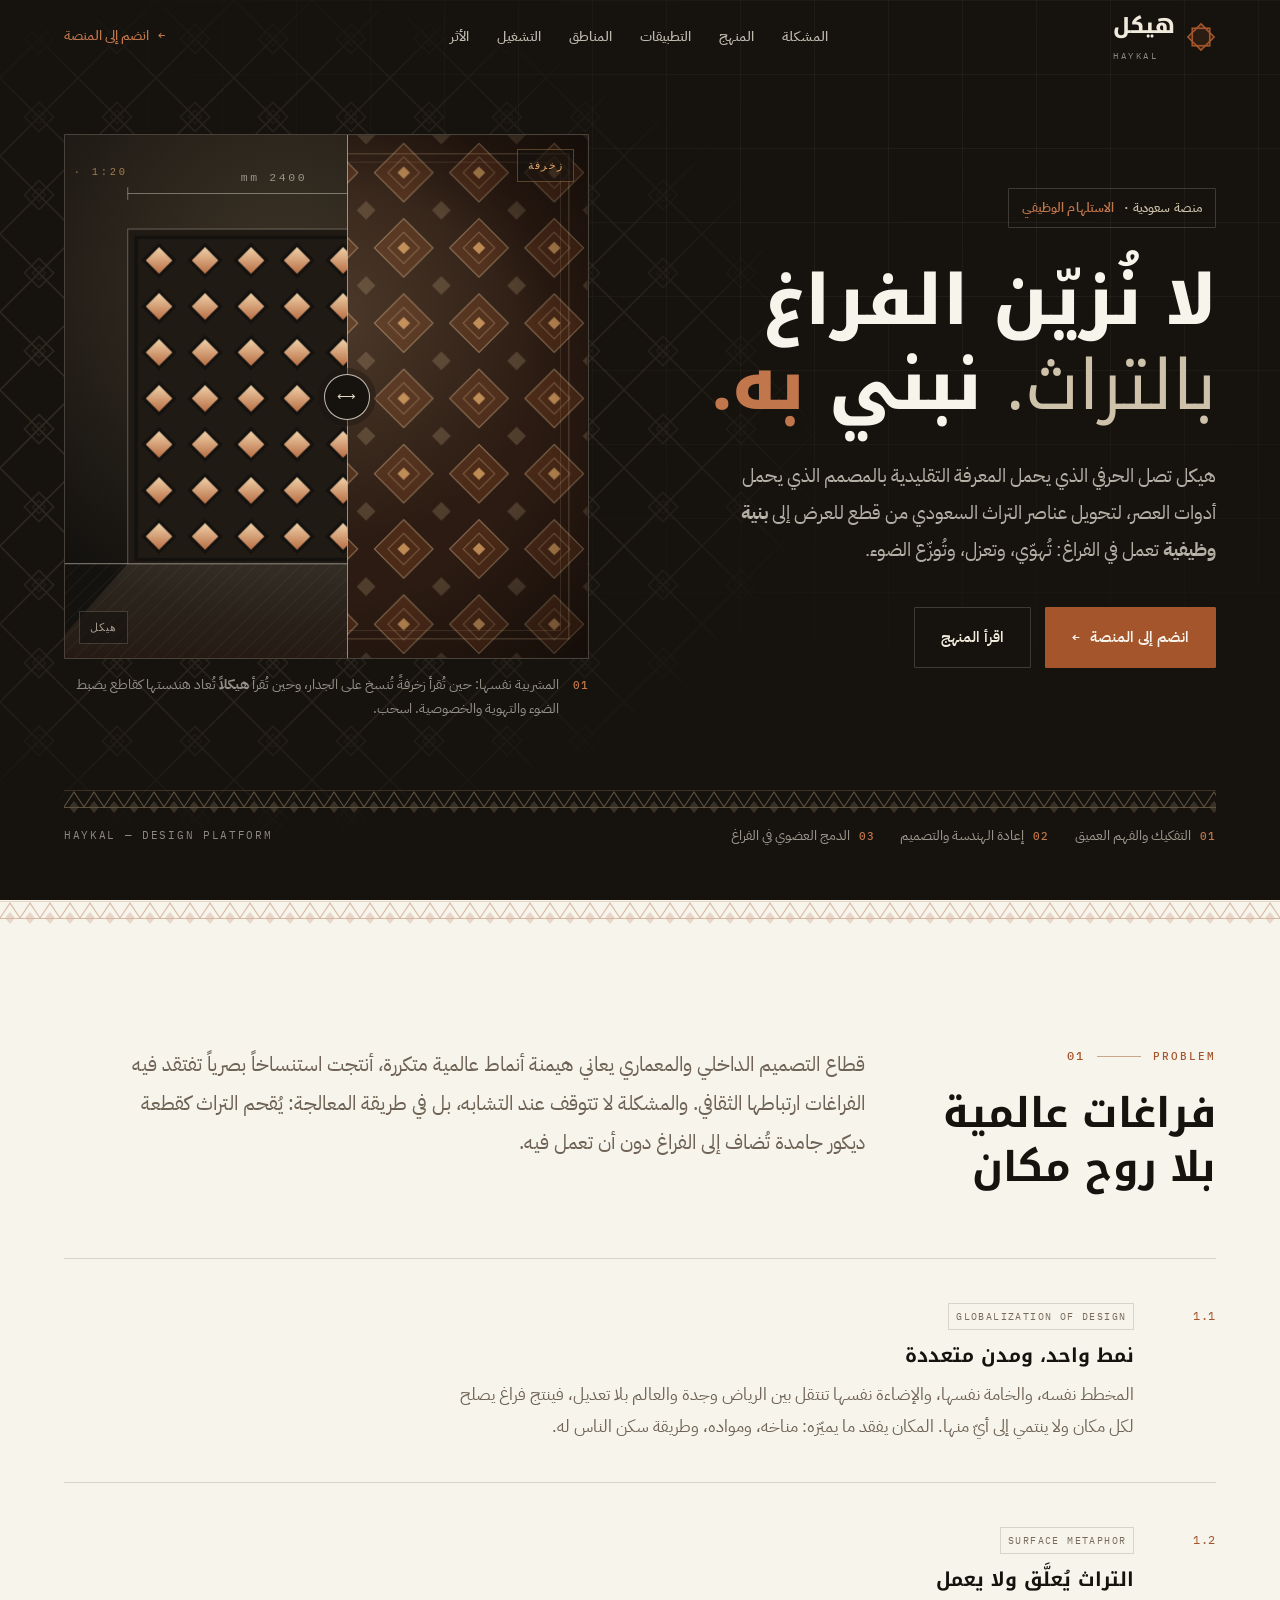
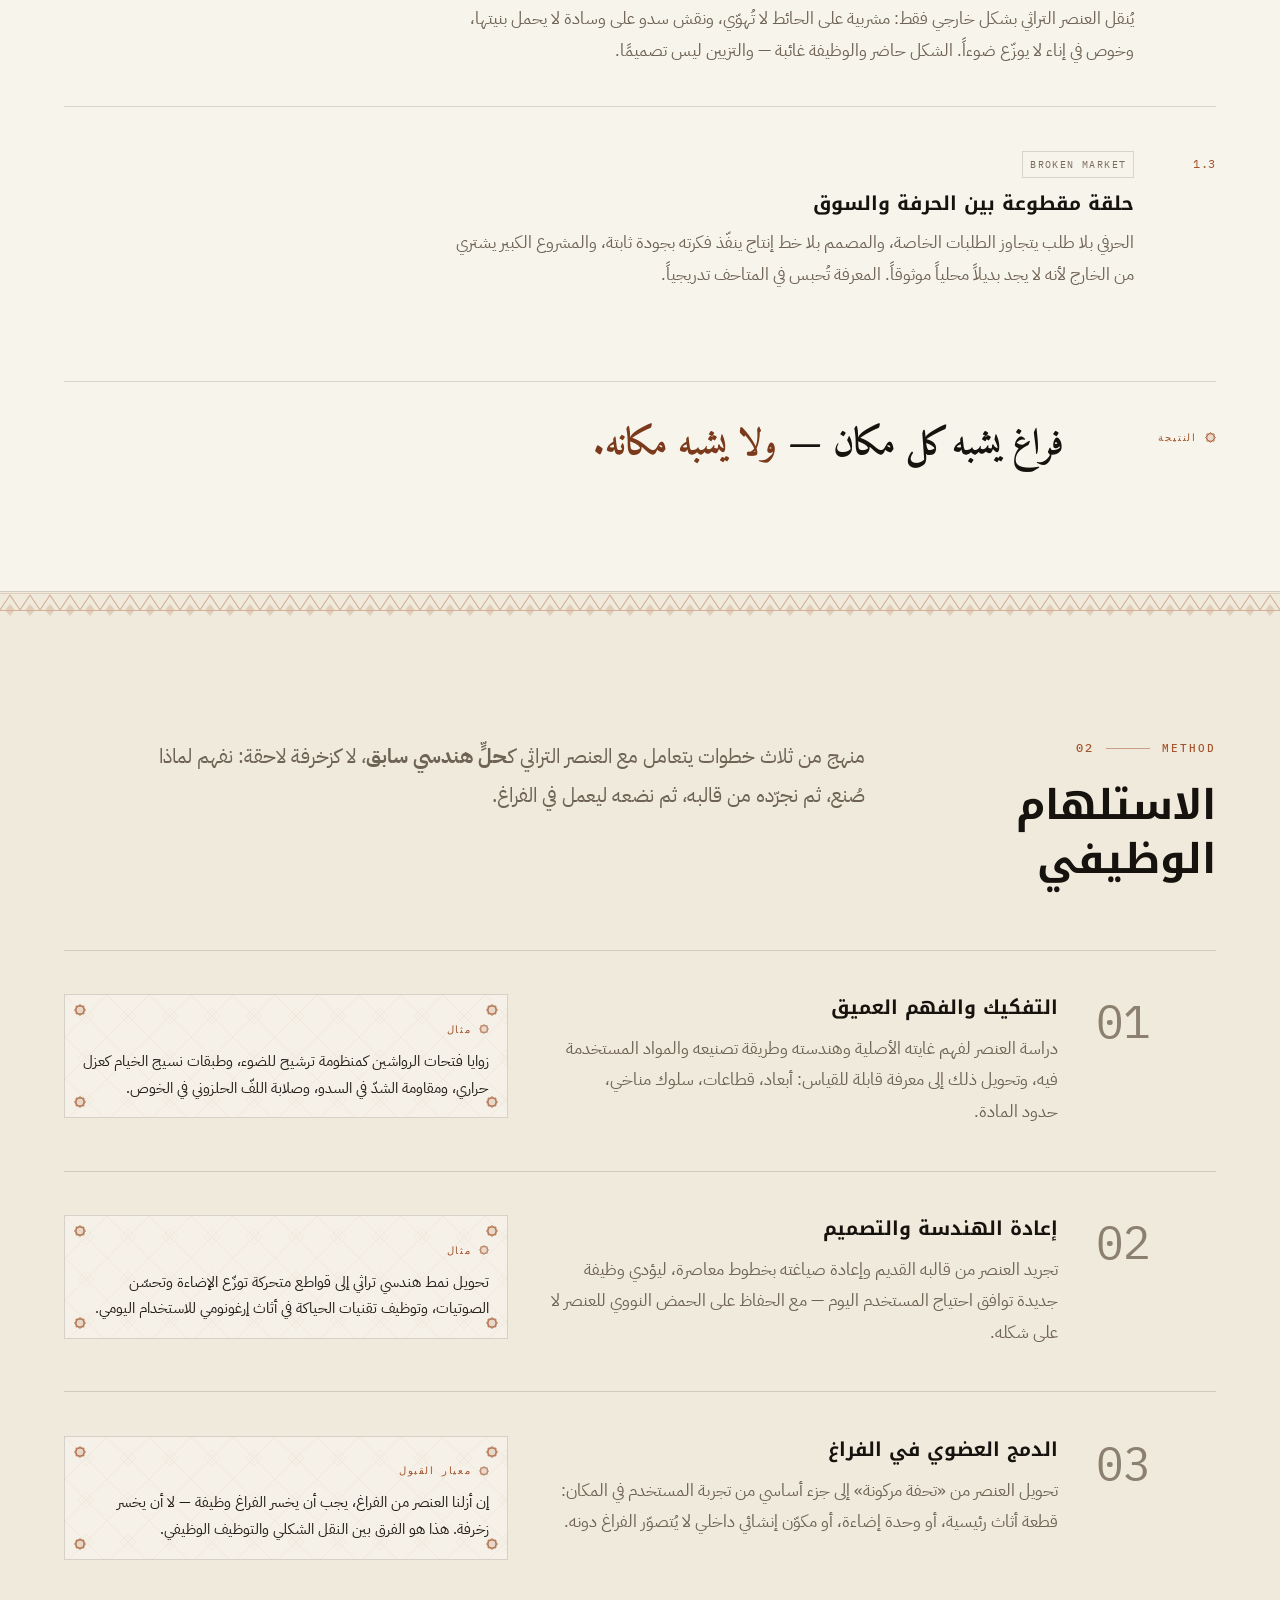
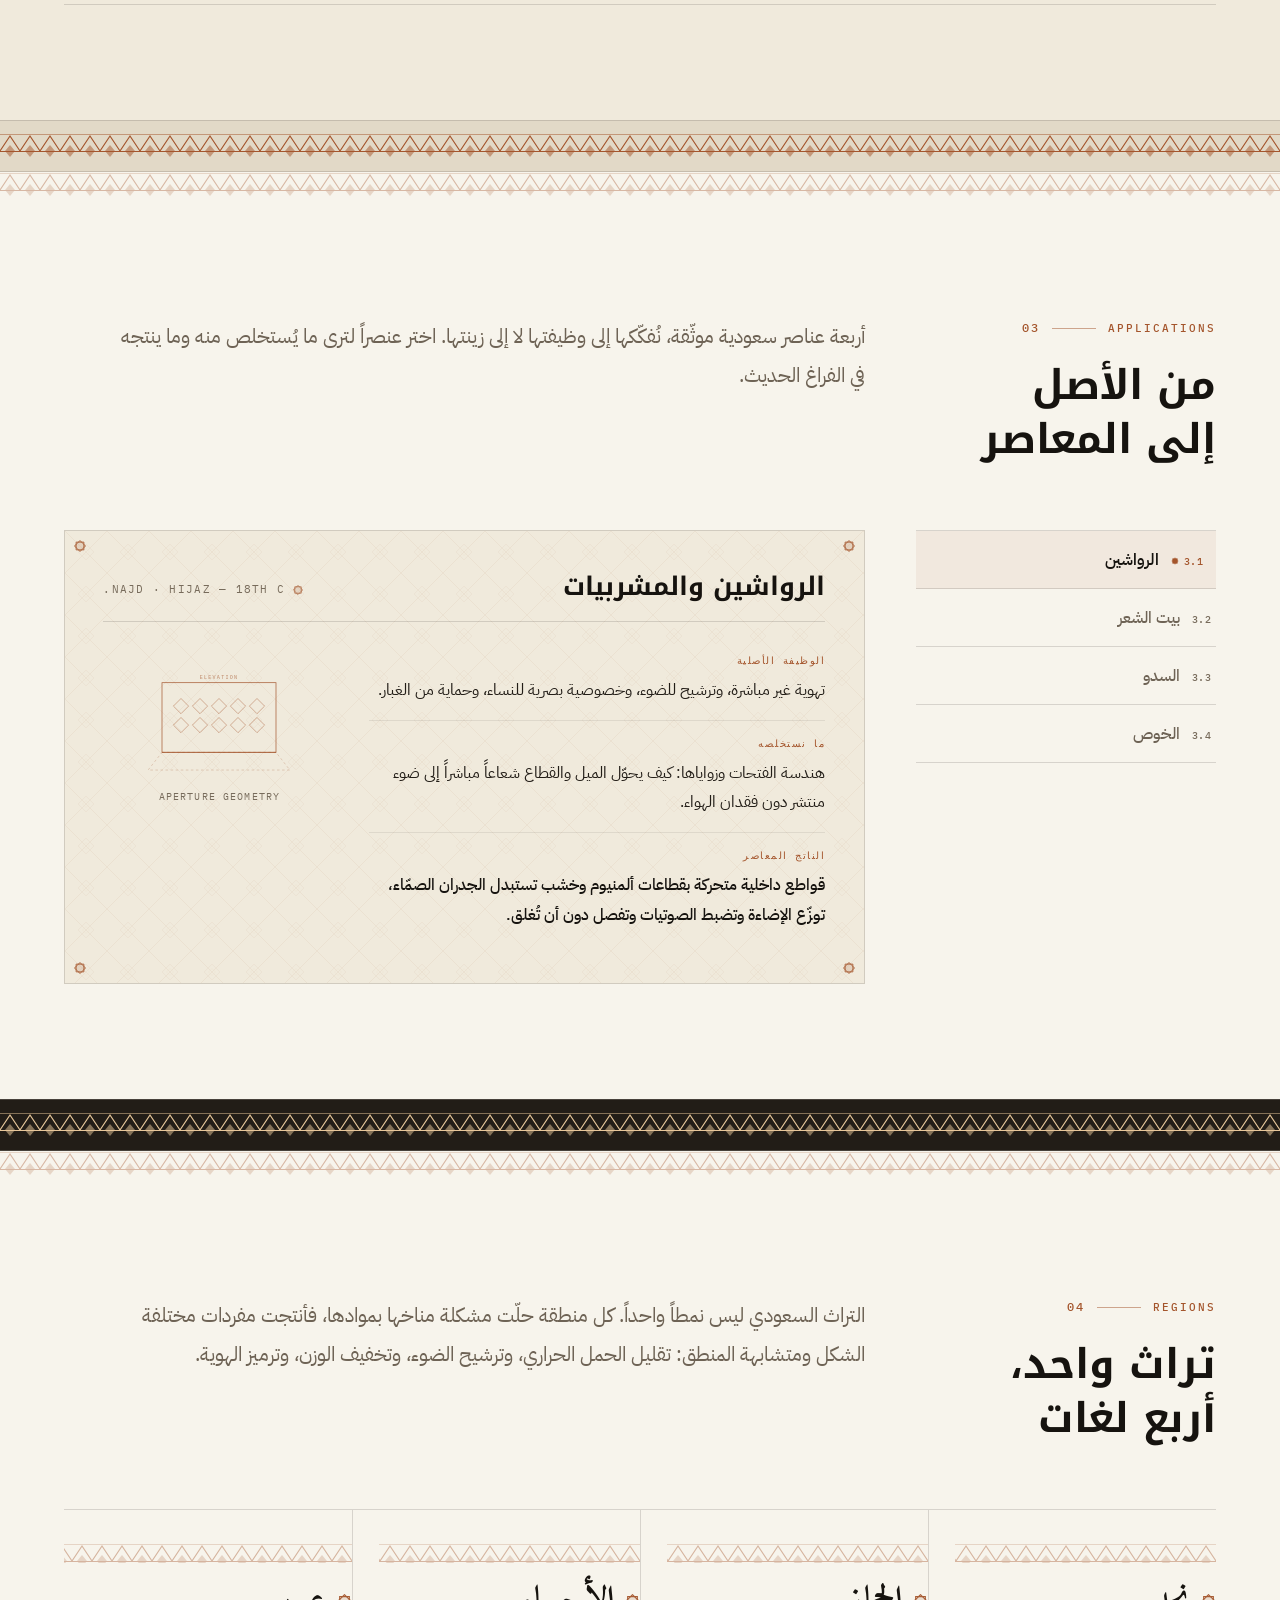
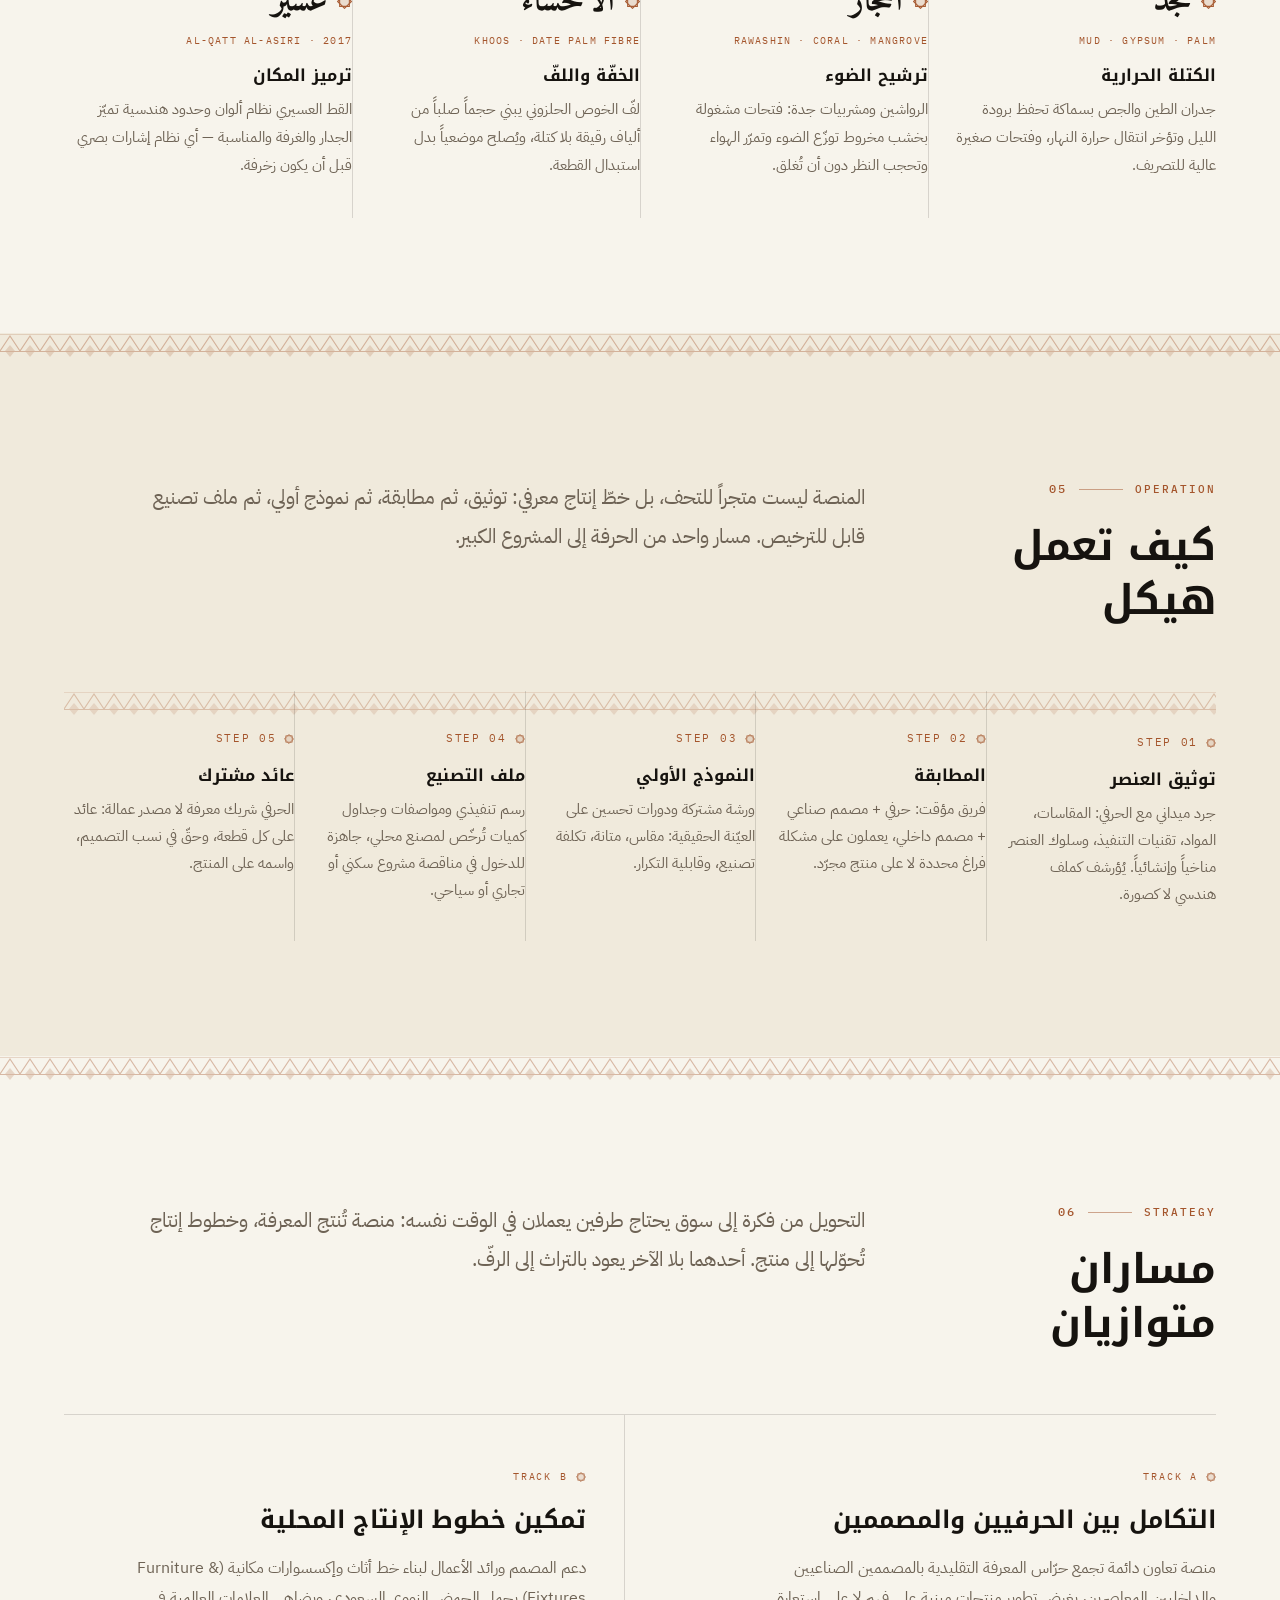
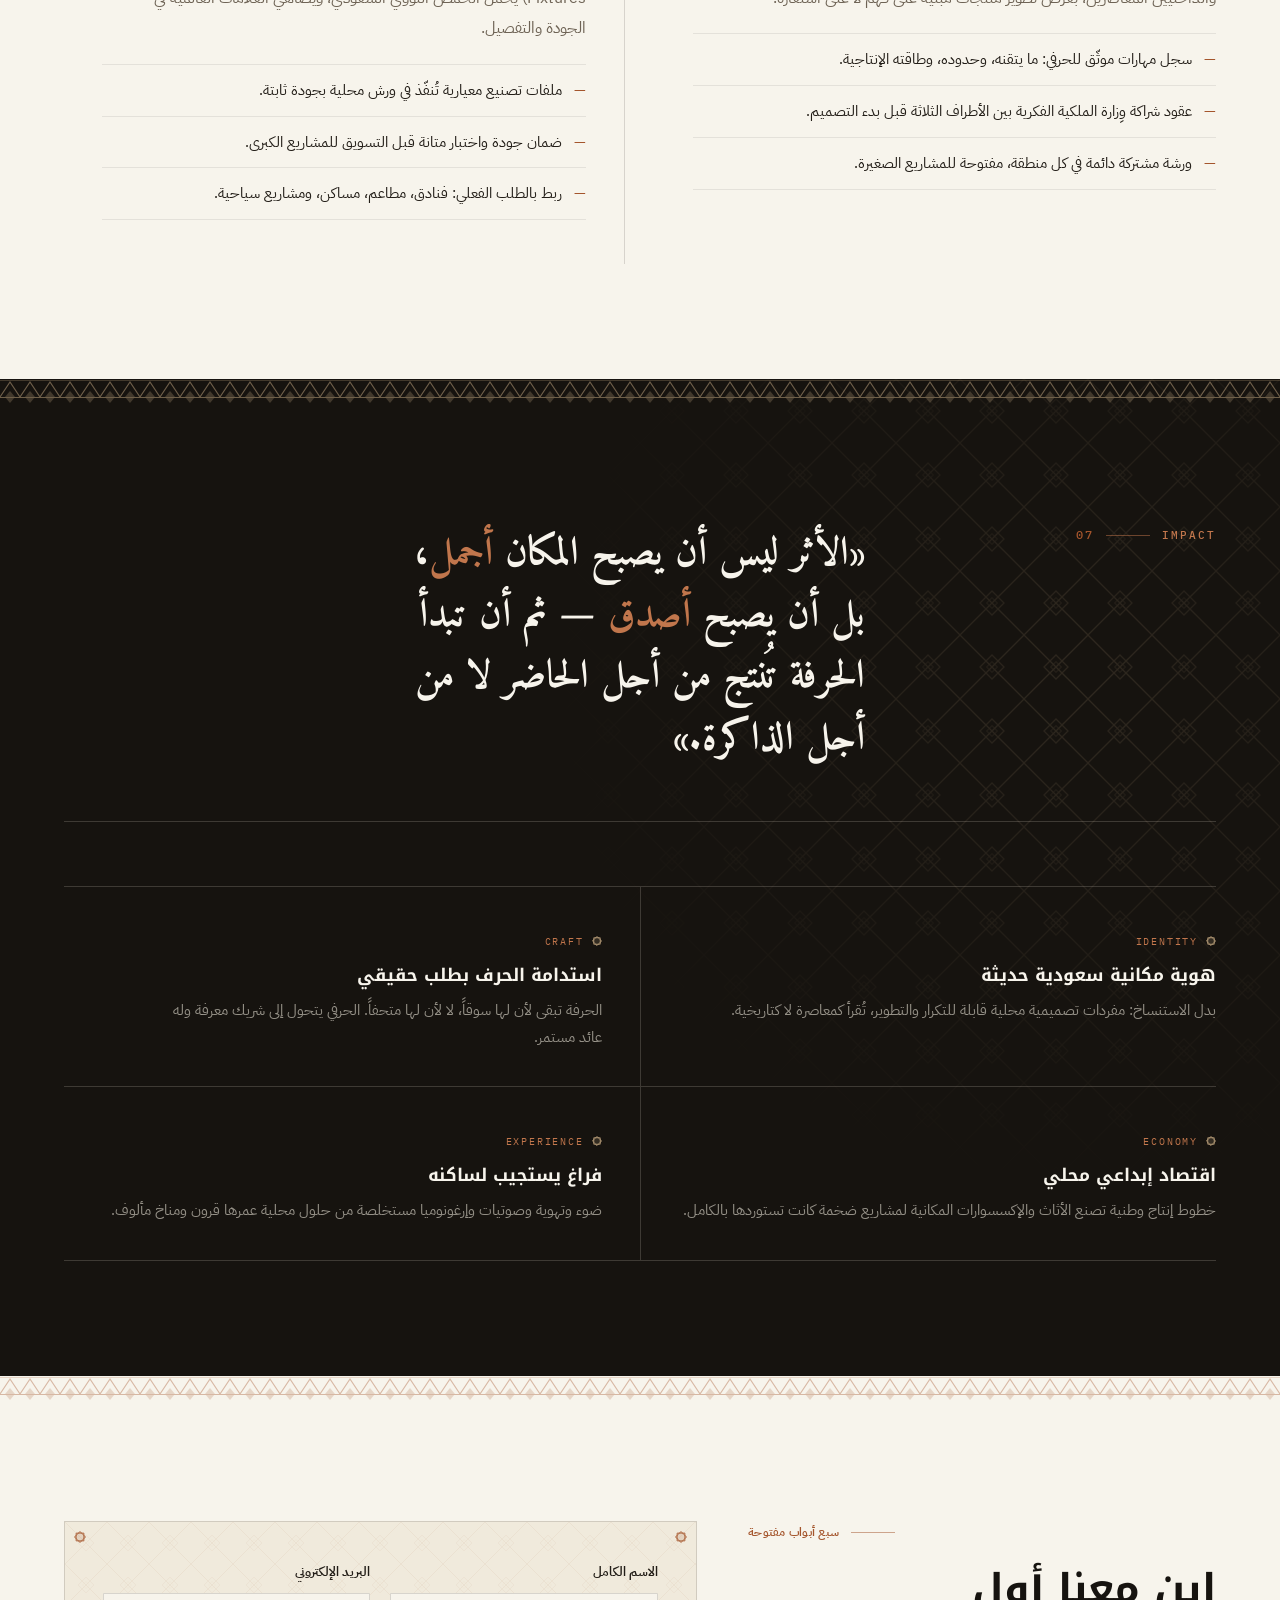
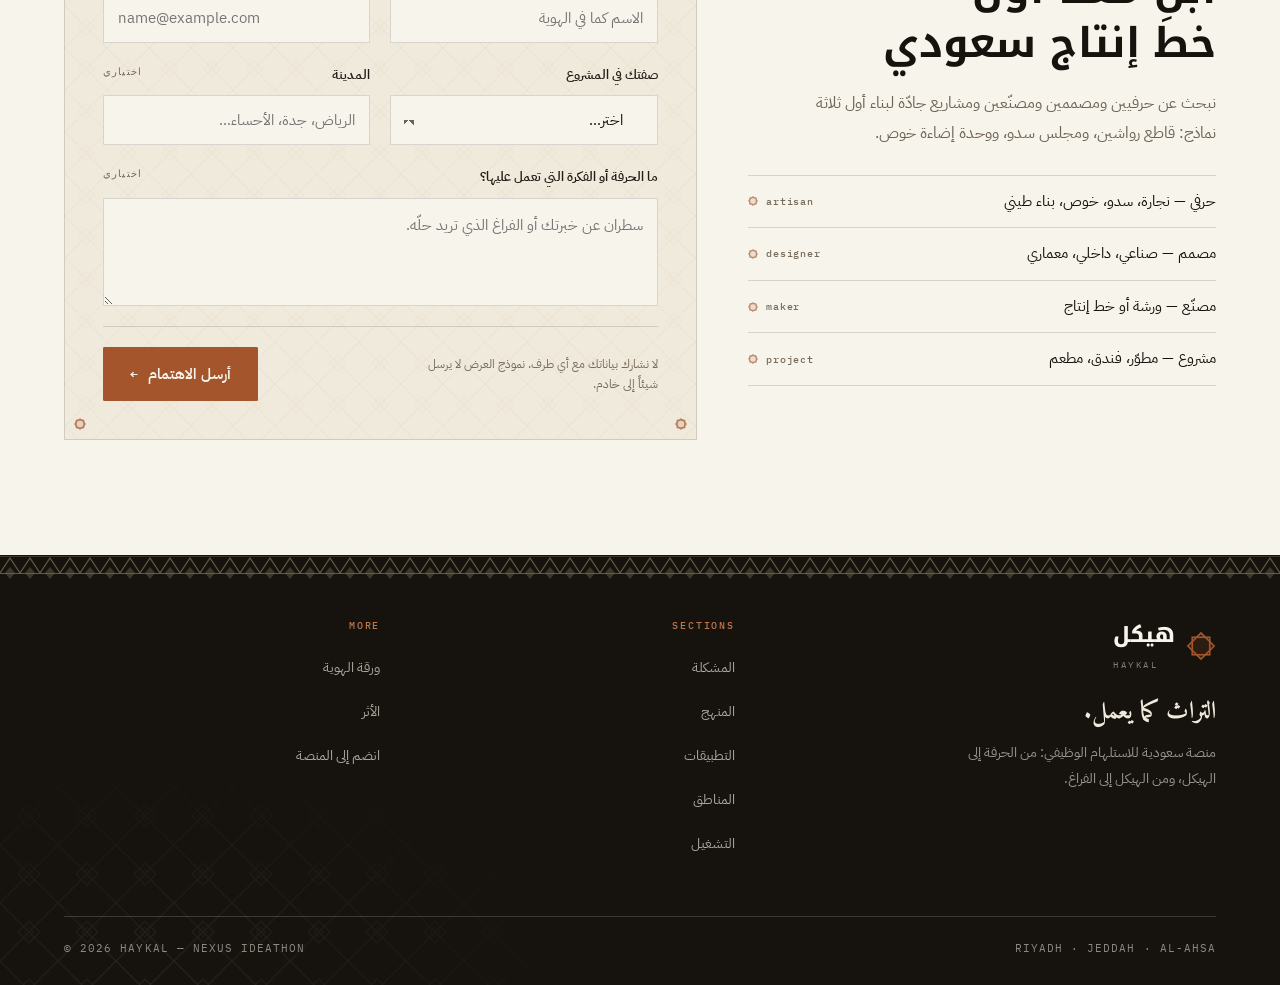
<file: index.html>
<!DOCTYPE html>
<html lang="ar" dir="rtl">
<head>
<meta charset="utf-8">
<meta name="viewport" content="width=device-width, initial-scale=1">
<title>هيكل — التراث كما يعمل</title>
<meta name="description" content="هيكل منصة سعودية تصل الحرفي التقليدي بالمصمم المعاصر لتحويل عناصر التراث من قطع ديكور إلى بنية وظيفية داخل الفراغ المعماري.">
<meta name="theme-color" content="#16130F">
<link rel="icon" href="assets/img/favicon.svg" type="image/svg+xml">
<meta property="og:title" content="هيكل — التراث كما يعمل">
<meta property="og:description" content="من النقل الشكلي إلى التوظيف الوظيفي للتراث السعودي.">
<meta property="og:locale" content="ar_SA">
<link rel="preconnect" href="https://fonts.googleapis.com">
<link rel="preconnect" href="https://fonts.gstatic.com" crossorigin>
<link href="https://fonts.googleapis.com/css2?family=Amiri:wght@400;700&family=IBM+Plex+Mono:wght@400;500&family=IBM+Plex+Sans+Arabic:wght@300;400;500;600&family=Noto+Kufi+Arabic:wght@400;500;700;800&display=swap" rel="stylesheet">
<link rel="stylesheet" href="assets/css/style.css">
</head>
<body>

<a class="skip" href="#main">تجاوز إلى المحتوى</a>

<!-- ======================= الترويسة ======================= -->
<header class="site-header">
  <div class="site-header__in">
    <a class="brand" href="index.html" aria-label="هيكل — الصفحة الرئيسية">
      <span class="brand__mark" aria-hidden="true">
        <svg viewBox="0 0 48 48" role="presentation">
          <path d="M24 3 L45 24 L24 45 L3 24 Z" fill="currentColor" fill-opacity=".16" stroke="currentColor" stroke-width="2.6"/>
          <rect x="10" y="10" width="28" height="28" fill="none" stroke="currentColor" stroke-width="2.6"/>
        </svg>
      </span>
      <span>
        <span class="brand__name">هيكل</span>
        <span class="brand__latin">HAYKAL</span>
      </span>
    </a>

    <nav class="nav" aria-label="الأقسام">
      <a href="#problem">المشكلة</a>
      <a href="#method">المنهج</a>
      <a href="#applications">التطبيقات</a>
      <a href="#regions">المناطق</a>
      <a href="#model">التشغيل</a>
      <a href="#impact">الأثر</a>
    </nav>

    <a class="header__cta" href="#join">انضم إلى المنصة</a>

    <button class="nav-toggle" type="button" aria-expanded="false" aria-controls="mobile-nav" aria-label="القائمة">
      <span></span>
    </button>
  </div>
</header>

<div class="mobile-nav" id="mobile-nav">
  <a href="#problem">المشكلة</a>
  <a href="#method">المنهج</a>
  <a href="#applications">التطبيقات</a>
  <a href="#regions">المناطق</a>
  <a href="#model">التشغيل</a>
  <a href="#impact">الأثر</a>
  <a class="header__cta" href="#join">انضم إلى المنصة</a>
</div>

<main id="main">

<!-- ======================= الواجهة ======================= -->
<section class="hero">
  <div class="wrap">
    <div class="hero__in">

      <div class="hero__copy">
        <span class="hero__eyebrow">منصة سعودية · <b>الاستلهام الوظيفي</b></span>

        <h1>
          لا نُزيّن الفراغ<br>
          <span class="thin">بالتراث.</span> نبني <em>به.</em>
        </h1>

        <p class="hero__lead">
          هيكل تصل الحرفي الذي يحمل المعرفة التقليدية بالمصمم الذي يحمل أدوات العصر،
          لتحويل عناصر التراث السعودي من قطع للعرض إلى <strong>بنية وظيفية</strong>
          تعمل في الفراغ: تُهوّي، وتعزل، وتُوزّع الضوء.
        </p>

        <div class="hero__actions">
          <a class="btn btn--primary" href="#join">
            انضم إلى المنصة <span class="btn__arrow">←</span>
          </a>
          <a class="btn btn--ghost" href="#method">اقرأ المنهج</a>
        </div>
      </div>

      <!-- أداة المقارنة -->
      <div class="hero__widget">
        <div class="compare">
          <!-- طبقة الهيكل (أسفل) -->
          <div class="compare__layer compare__layer--str" aria-hidden="true">
            <svg viewBox="0 0 500 500" preserveAspectRatio="xMidYMid slice" role="presentation">
              <defs>
                <linearGradient id="lamp" x1="0" y1="0" x2="0" y2="1">
                  <stop offset="0%" stop-color="#F4DAB3"/>
                  <stop offset="100%" stop-color="#B4653A"/>
                </linearGradient>
                <radialGradient id="spill" cx="42%" cy="28%" r="66%">
                  <stop offset="0%" stop-color="#E7BE86" stop-opacity=".20"/>
                  <stop offset="100%" stop-color="#E7BE86" stop-opacity="0"/>
                </radialGradient>
                <pattern id="hatch" width="10" height="10" patternUnits="userSpaceOnUse" patternTransform="rotate(45)">
                  <line x1="0" y1="0" x2="0" y2="10" stroke="#F0EADC" stroke-opacity=".09" stroke-width="1"/>
                </pattern>
                <pattern id="aper" x="68" y="98" width="44" height="44" patternUnits="userSpaceOnUse">
                  <path d="M22 7 L37 22 L22 37 L7 22 Z" fill="url(#lamp)"/>
                  <path d="M22 7 L37 22 L22 37 L7 22 Z" fill="none" stroke="#14120F" stroke-width="3.2"/>
                </pattern>
              </defs>

              <rect width="500" height="500" fill="#14120F"/>
              <rect width="500" height="500" fill="url(#spill)"/>

              <!-- الأرضية -->
              <rect x="0" y="410" width="500" height="90" fill="url(#hatch)"/>
              <line x1="0" y1="410" x2="500" y2="410" stroke="#F0EADC" stroke-opacity=".42" stroke-width="1.2"/>

              <!-- صبّ الضوء على الأرض -->
              <path d="M60 410 L340 410 L430 500 L-20 500 Z" fill="url(#lamp)" opacity=".11"/>

              <!-- الجدار -->
              <rect x="60" y="90" width="280" height="320" fill="#201A14" stroke="#F0EADC" stroke-opacity=".3" stroke-width="1"/>
              <rect x="68" y="98" width="264" height="308" fill="url(#aper)"/>
              <rect x="68" y="98" width="264" height="308" fill="none" stroke="#14120F" stroke-width="3.2"/>

              <!-- خط البعد الأفقي -->
              <g stroke="#F0EADC" stroke-opacity=".4" stroke-width="1">
                <line x1="60" y1="56" x2="340" y2="56"/>
                <line x1="60" y1="50" x2="60" y2="62"/>
                <line x1="340" y1="50" x2="340" y2="62"/>
              </g>
              <text x="200" y="44" text-anchor="middle" font-size="11" letter-spacing="2.5" fill="#F0EADC" fill-opacity=".55" font-family="monospace">2400 mm</text>

              <!-- خط البعد العمودي -->
              <g stroke="#F0EADC" stroke-opacity=".4" stroke-width="1">
                <line x1="374" y1="90" x2="374" y2="410"/>
                <line x1="368" y1="90" x2="380" y2="90"/>
                <line x1="368" y1="410" x2="380" y2="410"/>
              </g>
              <text x="390" y="250" text-anchor="middle" font-size="11" letter-spacing="2.5" fill="#F0EADC" fill-opacity=".55" font-family="monospace" transform="rotate(-90 390 250)">3200 mm</text>

              <!-- وسوم -->
              <text x="60" y="38" font-size="10" letter-spacing="2.6" fill="#D9A263" fill-opacity=".7" font-family="monospace">RAWASHIN · 1:20</text>
            </svg>
          </div>

          <!-- طبقة الزخرفة (فوق) -->
          <div class="compare__layer compare__layer--orn" aria-hidden="true">
            <svg viewBox="0 0 500 500" preserveAspectRatio="xMidYMid slice" role="presentation">
              <defs>
                <pattern id="sadu" width="72" height="72" patternUnits="userSpaceOnUse">
                  <rect width="72" height="72" fill="#2B1B12"/>
                  <path d="M36 8 L64 36 L36 64 L8 36 Z" fill="#A4552C" fill-opacity=".26" stroke="#E8C79A" stroke-opacity=".5" stroke-width="1"/>
                  <path d="M36 21 L51 36 L36 51 L21 36 Z" fill="none" stroke="#E8C79A" stroke-opacity=".34" stroke-width="1"/>
                  <path d="M36 30 L42 36 L36 42 L30 36 Z" fill="#D9A263" fill-opacity=".8"/>
                  <path d="M0 0 L9 0 L0 9 Z" fill="#E8C79A" fill-opacity=".2"/>
                  <path d="M72 0 L63 0 L72 9 Z" fill="#E8C79A" fill-opacity=".2"/>
                  <path d="M0 72 L9 72 L0 63 Z" fill="#E8C79A" fill-opacity=".2"/>
                  <path d="M72 72 L63 72 L72 63 Z" fill="#E8C79A" fill-opacity=".2"/>
                </pattern>
                <radialGradient id="warm" cx="50%" cy="35%" r="72%">
                  <stop offset="0%" stop-color="#E8C79A" stop-opacity=".18"/>
                  <stop offset="60%" stop-color="#E8C79A" stop-opacity="0"/>
                </radialGradient>
                <radialGradient id="vig" cx="50%" cy="50%" r="72%">
                  <stop offset="55%" stop-color="#000" stop-opacity="0"/>
                  <stop offset="100%" stop-color="#000" stop-opacity=".55"/>
                </radialGradient>
              </defs>
              <rect width="500" height="500" fill="url(#sadu)"/>
              <rect width="500" height="500" fill="url(#warm)"/>
              <rect width="500" height="500" fill="url(#vig)"/>
              <rect x="18" y="18" width="464" height="464" fill="none" stroke="#E8C79A" stroke-opacity=".25"/>
              <rect x="26" y="26" width="448" height="448" fill="none" stroke="#E8C79A" stroke-opacity=".12"/>
            </svg>
          </div>

          <div class="compare__divider" aria-hidden="true">
            <span class="compare__knob"></span>
          </div>

          <span class="compare__tag compare__tag--orn">زخرفة</span>
          <span class="compare__tag compare__tag--str">هيكل</span>

          <input class="compare__range" id="cmp" type="range" min="0" max="100" value="54" step="1" aria-label="اسحب للانتقال بين الزخرفة والهيكل">
        </div>

        <p class="compare__cap">
          <span class="mono">01</span>
          <span>
            المشربية نفسها: حين تُقرأ زخرفةً تُنسخ على الجدار، وحين تُقرأ <strong>هيكلاً</strong> تُعاد هندستها
            كقاطع يضبط الضوء والتهوية والخصوصية. اسحب.
          </span>
        </p>
      </div>

    </div>

    <div class="hero__strip">
      <ul>
        <li><span class="mono">01</span> التفكيك والفهم العميق</li>
        <li><span class="mono">02</span> إعادة الهندسة والتصميم</li>
        <li><span class="mono">03</span> الدمج العضوي في الفراغ</li>
      </ul>
      <span class="hero__strip-note">HAYKAL — DESIGN PLATFORM</span>
    </div>
  </div>
</section>

<!-- ======================= المشكلة ======================= -->
<section class="section" id="problem">
  <div class="wrap">
    <div class="sec-head">
      <div class="sec-head__meta reveal">
        <span class="eyebrow"><span class="eyebrow__num">01</span><span class="eyebrow__rule"></span>PROBLEM</span>
        <h2 style="margin-top:18px">فراغات عالمية<br>بلا روح مكان</h2>
      </div>
      <div class="reveal">
        <p class="lead">
          قطاع التصميم الداخلي والمعماري يعاني هيمنة أنماط عالمية متكررة، أنتجت استنساخاً بصرياً
          تفتقد فيه الفراغات ارتباطها الثقافي. والمشكلة لا تتوقف عند التشابه، بل في طريقة المعالجة:
          يُقحم التراث كقطعة ديكور جامدة تُضاف إلى الفراغ دون أن تعمل فيه.
        </p>
      </div>
    </div>

    <div class="obs reveal">
      <span class="obs__num">1.1</span>
      <div class="obs__body">
        <span class="tag">Globalization of Design</span>
        <h3>نمط واحد، ومدن متعددة</h3>
        <p>
          المخطط نفسه، والخامة نفسها، والإضاءة نفسها تنتقل بين الرياض وجدة والعالم بلا تعديل،
          فينتج فراغ يصلح لكل مكان ولا ينتمي إلى أيّ منها. المكان يفقد ما يميّزه: مناخه، ومواده، وطريقة سكن الناس له.
        </p>
      </div>
    </div>

    <div class="obs reveal">
      <span class="obs__num">1.2</span>
      <div class="obs__body">
        <span class="tag">Surface metaphor</span>
        <h3>التراث يُعلَّق ولا يعمل</h3>
        <p>
          يُنقل العنصر التراثي بشكل خارجي فقط: مشربية على الحائط لا تُهوّي، ونقش سدو على وسادة لا يحمل بنيتها،
          وخوص في إناء لا يوزّع ضوءاً. الشكل حاضر والوظيفة غائبة — والتزيين ليس تصميمًا.
        </p>
      </div>
    </div>

    <div class="obs reveal">
      <span class="obs__num">1.3</span>
      <div class="obs__body">
        <span class="tag">Broken market</span>
        <h3>حلقة مقطوعة بين الحرفة والسوق</h3>
        <p>
          الحرفي بلا طلب يتجاوز الطلبات الخاصة، والمصمم بلا خط إنتاج ينفّذ فكرته بجودة ثابتة،
          والمشروع الكبير يشتري من الخارج لأنه لا يجد بديلاً محلياً موثوقاً. المعرفة تُحبس في المتاحف تدريجياً.
        </p>
      </div>
    </div>

    <div class="verdict reveal">
      <span class="verdict__k">النتيجة</span>
      <p class="problem__verdict">فراغ يشبه كل مكان — <b>ولا يشبه مكانه.</b></p>
    </div>
  </div>
</section>

<!-- ======================= المنهج ======================= -->
<section class="section method" id="method">
  <div class="wrap">
    <div class="sec-head">
      <div class="sec-head__meta reveal">
        <span class="eyebrow"><span class="eyebrow__num">02</span><span class="eyebrow__rule"></span>METHOD</span>
        <h2 style="margin-top:18px">الاستلهام<br>الوظيفي</h2>
      </div>
      <div class="reveal">
        <p class="lead">
          منهج من ثلاث خطوات يتعامل مع العنصر التراثي كـ<b>حلٍّ هندسي سابق</b>، لا كزخرفة لاحقة:
          نفهم لماذا صُنع، ثم نجرّده من قالبه، ثم نضعه ليعمل في الفراغ.
        </p>
      </div>
    </div>

    <div class="steps">
      <article class="step reveal">
        <span class="step__idx">01</span>
        <div class="step__body">
          <h3>التفكيك والفهم العميق</h3>
          <p>
            دراسة العنصر لفهم غايته الأصلية وهندسته وطريقة تصنيعه والمواد المستخدمة فيه،
            وتحويل ذلك إلى معرفة قابلة للقياس: أبعاد، قطاعات، سلوك مناخي، حدود المادة.
          </p>
        </div>
        <div class="step__eg">
          <span class="step__eg-label">مثال</span>
          <p>زوايا فتحات الرواشين كمنظومة ترشيح للضوء، وطبقات نسيج الخيام كعزل حراري، ومقاومة الشدّ في السدو، وصلابة اللفّ الحلزوني في الخوص.</p>
        </div>
      </article>

      <article class="step reveal">
        <span class="step__idx">02</span>
        <div class="step__body">
          <h3>إعادة الهندسة والتصميم</h3>
          <p>
            تجريد العنصر من قالبه القديم وإعادة صياغته بخطوط معاصرة، ليؤدي وظيفة جديدة
            توافق احتياج المستخدم اليوم — مع الحفاظ على الحمض النووي للعنصر لا على شكله.
          </p>
        </div>
        <div class="step__eg">
          <span class="step__eg-label">مثال</span>
          <p>تحويل نمط هندسي تراثي إلى قواطع متحركة توزّع الإضاءة وتحسّن الصوتيات، وتوظيف تقنيات الحياكة في أثاث إرغونومي للاستخدام اليومي.</p>
        </div>
      </article>

      <article class="step reveal">
        <span class="step__idx">03</span>
        <div class="step__body">
          <h3>الدمج العضوي في الفراغ</h3>
          <p>
            تحويل العنصر من «تحفة مركونة» إلى جزء أساسي من تجربة المستخدم في المكان:
            قطعة أثاث رئيسية، أو وحدة إضاءة، أو مكوّن إنشائي داخلي لا يُتصوّر الفراغ دونه.
          </p>
        </div>
        <div class="step__eg">
          <span class="step__eg-label">معيار القبول</span>
          <p>إن أزلنا العنصر من الفراغ، يجب أن يخسر الفراغ وظيفة — لا أن يخسر زخرفة. هذا هو الفرق بين النقل الشكلي والتوظيف الوظيفي.</p>
        </div>
      </article>
    </div>
  </div>
</section>

<div class="belt" aria-hidden="true"></div>

<!-- ======================= التطبيقات ======================= -->
<section class="section" id="applications">
  <div class="wrap">
    <div class="sec-head">
      <div class="sec-head__meta reveal">
        <span class="eyebrow"><span class="eyebrow__num">03</span><span class="eyebrow__rule"></span>APPLICATIONS</span>
        <h2 style="margin-top:18px">من الأصل<br>إلى المعاصر</h2>
      </div>
      <div class="reveal">
        <p class="lead">
          أربعة عناصر سعودية موثّقة، نُفكّكها إلى وظيفتها لا إلى زينتها. اختر عنصراً لترى
          ما يُستخلص منه وما ينتجه في الفراغ الحديث.
        </p>
      </div>
    </div>

    <div class="explorer reveal">
      <div class="tabs" role="tablist" aria-label="عناصر التراث">
        <button class="tab" role="tab" data-tab="rawashin" id="tab-rawashin" aria-controls="panel-rawashin" aria-selected="true" tabindex="0">
          <span class="mono">3.1</span> الرواشين
        </button>
        <button class="tab" role="tab" data-tab="khayma" id="tab-khayma" aria-controls="panel-khayma" aria-selected="false" tabindex="-1">
          <span class="mono">3.2</span> بيت الشعر
        </button>
        <button class="tab" role="tab" data-tab="sadu" id="tab-sadu" aria-controls="panel-sadu" aria-selected="false" tabindex="-1">
          <span class="mono">3.3</span> السدو
        </button>
        <button class="tab" role="tab" data-tab="khoos" id="tab-khoos" aria-controls="panel-khoos" aria-selected="false" tabindex="-1">
          <span class="mono">3.4</span> الخوص
        </button>
      </div>

      <!-- الرواشين -->
      <div class="panel" role="tabpanel" data-panel="rawashin" id="panel-rawashin" aria-labelledby="tab-rawashin" tabindex="0">
        <div class="panel__top">
          <span class="panel__title">الرواشين والمشربيات</span>
          <span class="panel__origin">Najd · Hijaz — 18th c.</span>
        </div>
        <div class="panel__grid">
          <div>
            <div class="fld">
              <span class="fld__k">الوظيفة الأصلية</span>
              <p class="fld__v">تهوية غير مباشرة، وترشيح للضوء، وخصوصية بصرية للنساء، وحماية من الغبار.</p>
            </div>
            <div class="fld">
              <span class="fld__k">ما نستخلصه</span>
              <p class="fld__v">هندسة الفتحات وزواياها: كيف يحوّل الميل والقطاع شعاعاً مباشراً إلى ضوء منتشر دون فقدان الهواء.</p>
            </div>
            <div class="fld fld--out">
              <span class="fld__k">الناتج المعاصر</span>
              <p class="fld__v">قواطع داخلية متحركة بقطاعات ألمنيوم وخشب تستبدل الجدران الصمّاء، توزّع الإضاءة وتضبط الصوتيات وتفصل دون أن تُغلق.</p>
            </div>
          </div>
          <figure class="panel__diagram">
            <svg viewBox="0 0 240 170" fill="none" stroke="currentColor" stroke-width="1.2" role="img" aria-label="مقطع الروشان">
              <rect x="30" y="20" width="180" height="110" stroke-opacity=".9"/>
              <g stroke-opacity=".55">
                <path d="M60 45 L72 57 L60 69 L48 57 Z"/><path d="M90 45 L102 57 L90 69 L78 57 Z"/><path d="M120 45 L132 57 L120 69 L108 57 Z"/><path d="M150 45 L162 57 L150 69 L138 57 Z"/><path d="M180 45 L192 57 L180 69 L168 57 Z"/>
                <path d="M60 75 L72 87 L60 99 L48 87 Z"/><path d="M90 75 L102 87 L90 99 L78 87 Z"/><path d="M120 75 L132 87 L120 99 L108 87 Z"/><path d="M150 75 L162 87 L150 99 L138 87 Z"/><path d="M180 75 L192 87 L180 99 L168 87 Z"/>
              </g>
              <path d="M30 130 L210 130 L232 158 L8 158 Z" stroke-opacity=".3" stroke-dasharray="4 4"/>
              <line x1="30" y1="130" x2="210" y2="130" stroke-opacity=".8"/>
              <text x="120" y="14" text-anchor="middle" font-family="monospace" font-size="8" letter-spacing="2" fill="currentColor" stroke="none" opacity=".65">ELEVATION</text>
            </svg>
            <figcaption>aperture geometry</figcaption>
          </figure>
        </div>
      </div>

      <!-- بيت الشعر -->
      <div class="panel" role="tabpanel" data-panel="khayma" id="panel-khayma" aria-labelledby="tab-khayma" tabindex="0" hidden>
        <div class="panel__top">
          <span class="panel__title">بيت الشعر والخيام</span>
          <span class="panel__origin">Badia — pre-Islamic</span>
        </div>
        <div class="panel__grid">
          <div>
            <div class="fld">
              <span class="fld__k">الوظيفة الأصلية</span>
              <p class="fld__v">عزل حراري في الصحراء: طبقات نسيج مع فجوات هوائية تُبطئ انتقال الحرارة، وقابلية الفتح والإغلاق.</p>
            </div>
            <div class="fld">
              <span class="fld__k">ما نستخلصه</span>
              <p class="fld__v">منطق الطبقات والفراغ الهوائي بينها، وشبكة الشدّ التي توزّع الإجهاد على مساحة كبيرة بوزن قليل.</p>
            </div>
            <div class="fld fld--out">
              <span class="fld__k">الناتج المعاصر</span>
              <p class="fld__v">أقمشة أداء معمارية وستائر حرارية متعددة الطبقات، وأغشية ظلّ للساحات والمطاعم الخارجية تنكمش وتُفتح حسب الشمس.</p>
            </div>
          </div>
          <figure class="panel__diagram">
            <svg viewBox="0 0 240 170" fill="none" stroke="currentColor" stroke-width="1.2" role="img" aria-label="مقطع بيت الشعر">
              <path d="M40 120 L120 28 L200 120" stroke-opacity=".9"/>
              <path d="M52 120 L120 46 L188 120" stroke-opacity=".4" stroke-dasharray="3 4"/>
              <path d="M64 120 L120 64 L176 120" stroke-opacity=".4" stroke-dasharray="3 4"/>
              <line x1="20" y1="120" x2="220" y2="120" stroke-opacity=".85"/>
              <g stroke-opacity=".35"><line x1="20" y1="128" x2="220" y2="128"/><line x1="20" y1="136" x2="220" y2="136"/></g>
              <circle cx="120" cy="28" r="2.4" fill="currentColor" stroke="none"/>
              <line x1="120" y1="8" x2="120" y2="26" stroke-opacity=".5"/>
              <text x="120" y="150" text-anchor="middle" font-family="monospace" font-size="8" letter-spacing="2" fill="currentColor" stroke="none" opacity=".65">LAYERED SECTION</text>
            </svg>
            <figcaption>air-gap logic</figcaption>
          </figure>
        </div>
      </div>

      <!-- السدو -->
      <div class="panel" role="tabpanel" data-panel="sadu" id="panel-sadu" aria-labelledby="tab-sadu" tabindex="0" hidden>
        <div class="panel__top">
          <span class="panel__title">السدو</span>
          <span class="panel__origin">Badia · nomination — UNESCO 2011</span>
        </div>
        <div class="panel__grid">
          <div>
            <div class="fld">
              <span class="fld__k">الوظيفة الأصلية</span>
              <p class="fld__v">نسيج كثيف عالي الشدّ لبيت الشعر والمساند، بنمط هندسي يعمل كنظام هوية وأرشفة لقبيلة الحائك.</p>
            </div>
            <div class="fld">
              <span class="fld__k">ما نستخلصه</span>
              <p class="fld__v">توزيع الشدّ والتعرّج بين الأوتار: كيف تُنتج بنية حاملة من خيوط مفردة ضعيفة بالتعشيق لا بالمادة.</p>
            </div>
            <div class="fld fld--out">
              <span class="fld__k">الناتج المعاصر</span>
              <p class="fld__v">أسطح مقاعد إرغونومية بخطوط شدّ محسوبة (3D-knit)، وواجهات صوتية ممتصّة، وألواح باترن تُصنع رقمياً بنفس منطق التعشيق.</p>
            </div>
          </div>
          <figure class="panel__diagram">
            <svg viewBox="0 0 240 170" fill="none" stroke="currentColor" stroke-width="1.2" role="img" aria-label="نمط السدو">
              <g stroke-opacity=".5">
                <path d="M45 60 L65 80 L45 100 L25 80 Z"/>
                <path d="M85 60 L105 80 L85 100 L65 80 Z"/>
                <path d="M125 60 L145 80 L125 100 L105 80 Z"/>
                <path d="M165 60 L185 80 L165 100 L145 80 Z"/>
                <path d="M205 60 L225 80 L205 100 L185 80 Z"/>
              </g>
              <g stroke-opacity=".85">
                <rect x="65" y="80" width="12" height="12" transform="rotate(0)"/>
                <rect x="145" y="80" width="12" height="12"/>
              </g>
              <g stroke-opacity=".35">
                <line x1="20" y1="60" x2="230" y2="60"/>
                <line x1="20" y1="100" x2="230" y2="100"/>
              </g>
              <line x1="45" y1="120" x2="205" y2="120" stroke-opacity=".6"/>
              <path d="M45 120 L52 116 M45 120 L52 124 M205 120 L198 116 M205 120 L198 124" stroke-opacity=".6"/>
              <text x="125" y="140" text-anchor="middle" font-family="monospace" font-size="8" letter-spacing="2" fill="currentColor" stroke="none" opacity=".65">TENSION MAP</text>
            </svg>
            <figcaption>weave → structure</figcaption>
          </figure>
        </div>
      </div>

      <!-- الخوص -->
      <div class="panel" role="tabpanel" data-panel="khoos" id="panel-khoos" aria-labelledby="tab-khoos" tabindex="0" hidden>
        <div class="panel__top">
          <span class="panel__title">الخوص وسعف النخل</span>
          <span class="panel__origin">Ahsa · Qassim — craft</span>
        </div>
        <div class="panel__grid">
          <div>
            <div class="fld">
              <span class="fld__k">الوظيفة الأصلية</span>
              <p class="fld__v">لفّ حلزوني متواصل ينتج حجماً خفيفاً صلباً من مادة رخيصة محلية: أوعية، وحُصر، ومظلات.</p>
            </div>
            <div class="fld">
              <span class="fld__k">ما نستخلصه</span>
              <p class="fld__v">القطاع والحلزون: كيف تُبنى الصلابة من اللفّ والخياطة لا من كتلة المادة — منطق قشري مقتصد.</p>
            </div>
            <div class="fld fld--out">
              <span class="fld__k">الناتج المعاصر</span>
              <p class="fld__v">وحدات إضاءة وأوعية معمارية من ألياف معالجة، وأسقف معلّقة حلزونية، وكراسي مصبوبة بمنطق اللفّ بدل الصبّ الصلب.</p>
            </div>
          </div>
          <figure class="panel__diagram">
            <svg viewBox="0 0 240 170" fill="none" stroke="currentColor" stroke-width="1.2" role="img" aria-label="مقطع الخوص الحلزوني">
              <g stroke-opacity=".7">
                <ellipse cx="120" cy="95" rx="22" ry="12"/>
                <ellipse cx="120" cy="95" rx="40" ry="22" stroke-opacity=".5"/>
                <ellipse cx="120" cy="95" rx="58" ry="32" stroke-opacity=".35"/>
                <ellipse cx="120" cy="95" rx="76" ry="42" stroke-opacity=".22"/>
              </g>
              <line x1="120" y1="18" x2="120" y2="83" stroke-opacity=".55"/>
              <line x1="96" y1="18" x2="144" y2="18" stroke-opacity=".55"/>
              <path d="M120 20 L120 44" stroke-opacity=".9"/>
              <text x="120" y="152" text-anchor="middle" font-family="monospace" font-size="8" letter-spacing="2" fill="currentColor" stroke="none" opacity=".65">COIL PLAN</text>
            </svg>
            <figcaption>coil → volume</figcaption>
          </figure>
        </div>
      </div>
    </div>
  </div>
</section>

<div class="belt belt--dark" aria-hidden="true"></div>

<!-- ======================= المناطق ======================= -->
<section class="section" id="regions">
  <div class="wrap">
    <div class="sec-head">
      <div class="sec-head__meta reveal">
        <span class="eyebrow"><span class="eyebrow__num">04</span><span class="eyebrow__rule"></span>REGIONS</span>
        <h2 style="margin-top:18px">تراث واحد،<br>أربع لغات</h2>
      </div>
      <div class="reveal">
        <p class="lead">
          التراث السعودي ليس نمطاً واحداً. كل منطقة حلّت مشكلة مناخها بموادها، فأنتجت مفردات مختلفة
          الشكل ومتشابهة المنطق: تقليل الحمل الحراري، وترشيح الضوء، وتخفيف الوزن، وترميز الهوية.
        </p>
      </div>
    </div>

    <div class="regions reveal">
      <article class="region">
        <span class="region__k">نجد</span>
        <span class="region__craft">Mud · Gypsum · Palm</span>
        <h3>الكتلة الحرارية</h3>
        <p>جدران الطين والجص بسماكة تحفظ برودة الليل وتؤخر انتقال حرارة النهار، وفتحات صغيرة عالية للتصريف.</p>
      </article>
      <article class="region">
        <span class="region__k">الحجاز</span>
        <span class="region__craft">Rawashin · Coral · Mangrove</span>
        <h3>ترشيح الضوء</h3>
        <p>الرواشين ومشربيات جدة: فتحات مشغولة بخشب مخروط توزّع الضوء وتمرّر الهواء وتحجب النظر دون أن تُغلق.</p>
      </article>
      <article class="region">
        <span class="region__k">الأحساء</span>
        <span class="region__craft">Khoos · Date palm fibre</span>
        <h3>الخفّة واللفّ</h3>
        <p>لفّ الخوص الحلزوني يبني حجماً صلباً من ألياف رقيقة بلا كتلة، ويُصلح موضعياً بدل استبدال القطعة.</p>
      </article>
      <article class="region">
        <span class="region__k">عسير</span>
        <span class="region__craft">Al-Qatt Al-Asiri · 2017</span>
        <h3>ترميز المكان</h3>
        <p>القط العسيري نظام ألوان وحدود هندسية تميّز الجدار والغرفة والمناسبة — أي نظام إشارات بصري قبل أن يكون زخرفة.</p>
      </article>
    </div>
  </div>
</section>

<!-- ======================= التشغيل ======================= -->
<section class="section" id="model" style="background:var(--sand-100)">
  <div class="wrap">
    <div class="sec-head">
      <div class="sec-head__meta reveal">
        <span class="eyebrow"><span class="eyebrow__num">05</span><span class="eyebrow__rule"></span>OPERATION</span>
        <h2 style="margin-top:18px">كيف تعمل<br>هيكل</h2>
      </div>
      <div class="reveal">
        <p class="lead">
          المنصة ليست متجراً للتحف، بل خطّ إنتاج معرفي: توثيق، ثم مطابقة، ثم نموذج أولي،
          ثم ملف تصنيع قابل للترخيص. مسار واحد من الحرفة إلى المشروع الكبير.
        </p>
      </div>
    </div>

    <div class="flow reveal">
      <div class="flow__item">
        <span class="flow__num">STEP 01</span>
        <h3>توثيق العنصر</h3>
        <p>جرد ميداني مع الحرفي: المقاسات، المواد، تقنيات التنفيذ، وسلوك العنصر مناخياً وإنشائياً. يُؤرشف كملف هندسي لا كصورة.</p>
      </div>
      <div class="flow__item">
        <span class="flow__num">STEP 02</span>
        <h3>المطابقة</h3>
        <p>فريق مؤقت: حرفي + مصمم صناعي + مصمم داخلي، يعملون على مشكلة فراغ محددة لا على منتج مجرّد.</p>
      </div>
      <div class="flow__item">
        <span class="flow__num">STEP 03</span>
        <h3>النموذج الأولي</h3>
        <p>ورشة مشتركة ودورات تحسين على العيّنة الحقيقية: مقاس، متانة، تكلفة تصنيع، وقابلية التكرار.</p>
      </div>
      <div class="flow__item">
        <span class="flow__num">STEP 04</span>
        <h3>ملف التصنيع</h3>
        <p>رسم تنفيذي ومواصفات وجداول كميات تُرخّص لمصنع محلي، جاهزة للدخول في مناقصة مشروع سكني أو تجاري أو سياحي.</p>
      </div>
      <div class="flow__item">
        <span class="flow__num">STEP 05</span>
        <h3>عائد مشترك</h3>
        <p>الحرفي شريك معرفة لا مصدر عمالة: عائد على كل قطعة، وحقّ في نسب التصميم، واسمه على المنتج.</p>
      </div>
    </div>
  </div>
</section>

<!-- ======================= المساران ======================= -->
<section class="section" id="tracks">
  <div class="wrap">
    <div class="sec-head">
      <div class="sec-head__meta reveal">
        <span class="eyebrow"><span class="eyebrow__num">06</span><span class="eyebrow__rule"></span>STRATEGY</span>
        <h2 style="margin-top:18px">مساران<br>متوازيان</h2>
      </div>
      <div class="reveal">
        <p class="lead">
          التحويل من فكرة إلى سوق يحتاج طرفين يعملان في الوقت نفسه: منصة تُنتج المعرفة،
          وخطوط إنتاج تُحوّلها إلى منتج. أحدهما بلا الآخر يعود بالتراث إلى الرفّ.
        </p>
      </div>
    </div>

    <div class="tracks reveal">
      <div class="track">
        <span class="track__k">Track A</span>
        <h3>التكامل بين الحرفيين والمصممين</h3>
        <p>منصة تعاون دائمة تجمع حرّاس المعرفة التقليدية بالمصممين الصناعيين والداخليين المعاصرين، بغرض تطوير منتجات مبنية على فهم لا على استعارة.</p>
        <ul>
          <li>سجل مهارات موثّق للحرفي: ما يتقنه، وحدوده، وطاقته الإنتاجية.</li>
          <li>عقود شراكة وِزارة الملكية الفكرية بين الأطراف الثلاثة قبل بدء التصميم.</li>
          <li>ورشة مشتركة دائمة في كل منطقة، مفتوحة للمشاريع الصغيرة.</li>
        </ul>
      </div>
      <div class="track">
        <span class="track__k">Track B</span>
        <h3>تمكين خطوط الإنتاج المحلية</h3>
        <p>دعم المصمم ورائد الأعمال لبناء خط أثاث وإكسسوارات مكانية (Furniture &amp; Fixtures) يحمل الحمض النووي السعودي، ويضاهي العلامات العالمية في الجودة والتفصيل.</p>
        <ul>
          <li>ملفات تصنيع معيارية تُنفّذ في ورش محلية بجودة ثابتة.</li>
          <li>ضمان جودة واختبار متانة قبل التسويق للمشاريع الكبرى.</li>
          <li>ربط بالطلب الفعلي: فنادق، مطاعم، مساكن، ومشاريع سياحية.</li>
        </ul>
      </div>
    </div>
  </div>
</section>

<!-- ======================= الأثر ======================= -->
<section class="section impact" id="impact">
  <div class="wrap">
    <div class="sec-head">
      <div class="sec-head__meta reveal">
        <span class="eyebrow"><span class="eyebrow__num">07</span><span class="eyebrow__rule"></span>IMPACT</span>
      </div>
      <div class="reveal">
        <p class="impact__quote">
          «الأثر ليس أن يصبح المكان <span>أجمل</span>، بل أن يصبح <span>أصدق</span> — ثم أن تبدأ الحرفة تُنتج من أجل الحاضر لا من أجل الذاكرة.»
        </p>
      </div>
    </div>

    <div class="outcomes">
      <div class="outcome reveal">
        <span class="outcome__k">Identity</span>
        <h3>هوية مكانية سعودية حديثة</h3>
        <p>بدل الاستنساخ: مفردات تصميمية محلية قابلة للتكرار والتطوير، تُقرأ كمعاصرة لا كتاريخية.</p>
      </div>
      <div class="outcome reveal">
        <span class="outcome__k">Craft</span>
        <h3>استدامة الحرف بطلب حقيقي</h3>
        <p>الحرفة تبقى لأن لها سوقاً، لا لأن لها متحفاً. الحرفي يتحول إلى شريك معرفة وله عائد مستمر.</p>
      </div>
      <div class="outcome reveal">
        <span class="outcome__k">Economy</span>
        <h3>اقتصاد إبداعي محلي</h3>
        <p>خطوط إنتاج وطنية تصنع الأثاث والإكسسوارات المكانية لمشاريع ضخمة كانت تستوردها بالكامل.</p>
      </div>
      <div class="outcome reveal">
        <span class="outcome__k">Experience</span>
        <h3>فراغ يستجيب لساكنه</h3>
        <p>ضوء وتهوية وصوتيات وإرغونوميا مستخلصة من حلول محلية عمرها قرون ومناخ مألوف.</p>
      </div>
    </div>
  </div>
</section>

<!-- ======================= الانضمام ======================= -->
<section class="section" id="join">
  <div class="wrap">
    <div class="join">
      <div class="join__aside reveal">
        <span class="eyebrow eyebrow--rtl" style="margin-bottom:18px">
          <span class="eyebrow__rule"></span> سبع أبواب مفتوحة
        </span>
        <h2>ابنِ معنا أول<br>خط إنتاج سعودي</h2>
        <p>نبحث عن حرفيين ومصممين ومصنّعين ومشاريع جادّة لبناء أول ثلاثة نماذج: قاطع رواشين، ومجلس سدو، ووحدة إضاءة خوص.</p>

        <ul class="join__roles">
          <li><span>حرفي — نجارة، سدو، خوص، بناء طيني</span><span class="mono">artisan</span></li>
          <li><span>مصمم — صناعي، داخلي، معماري</span><span class="mono">designer</span></li>
          <li><span>مصنّع — ورشة أو خط إنتاج</span><span class="mono">maker</span></li>
          <li><span>مشروع — مطوّر، فندق، مطعم</span><span class="mono">project</span></li>
        </ul>
      </div>

      <form class="form join-form reveal" novalidate>
        <div class="form__row form__row--2">
          <div class="field">
            <label class="field__label" for="f-name">الاسم الكامل</label>
            <input id="f-name" name="name" type="text" autocomplete="name" placeholder="الاسم كما في الهوية">
            <span class="field__err"></span>
          </div>
          <div class="field">
            <label class="field__label" for="f-email">البريد الإلكتروني</label>
            <input id="f-email" name="email" type="email" autocomplete="email" placeholder="name@example.com" dir="ltr" style="text-align:left">
            <span class="field__err"></span>
          </div>
        </div>

        <div class="form__row form__row--2">
          <div class="field">
            <label class="field__label" for="f-role">صفتك في المشروع</label>
            <select id="f-role" name="role">
              <option value="">اختر…</option>
              <option value="حرفي">حرفي</option>
              <option value="مصمم">مصمم</option>
              <option value="مصنّع">مصنّع</option>
              <option value="مشروع">مشروع / جهة طالبة</option>
            </select>
            <span class="field__err"></span>
          </div>
          <div class="field">
            <label class="field__label" for="f-city">المدينة <span class="field__opt">اختياري</span></label>
            <input id="f-city" name="city" type="text" autocomplete="address-level2" placeholder="الرياض، جدة، الأحساء…">
          </div>
        </div>

        <div class="field">
          <label class="field__label" for="f-about">ما الحرفة أو الفكرة التي تعمل عليها؟ <span class="field__opt">اختياري</span></label>
          <textarea id="f-about" name="about" placeholder="سطران عن خبرتك أو الفراغ الذي تريد حلّه."></textarea>
        </div>

        <div class="form__done" aria-live="polite">
          <span class="mono">RECEIVED</span>
          شكراً يا <b data-done-name>—</b>. سُجّل اهتمامك وسنعود إليك عند فتح أول ورشة.
          <span style="display:block; color:var(--muted); font-size:12.5px; margin-top:6px">
            (هذا نموذج تجريبي في موقع العرض — يُحفظ محلياً في متصفحك فقط.)
          </span>
        </div>

        <div class="form__foot">
          <p class="form__note">لا نشارك بياناتك مع أي طرف. نموذج العرض لا يرسل شيئاً إلى خادم.</p>
          <button class="btn btn--primary" type="submit">
            أرسل الاهتمام <span class="btn__arrow">←</span>
          </button>
        </div>
      </form>
    </div>
  </div>
</section>

</main>

<!-- ======================= التذييل ======================= -->
<footer class="site-footer">
  <div class="wrap">
    <div class="footer__top">
      <div>
        <a class="brand" href="index.html" aria-label="هيكل">
          <span class="brand__mark" aria-hidden="true">
            <svg viewBox="0 0 48 48" role="presentation">
              <path d="M24 3 L45 24 L24 45 L3 24 Z" fill="currentColor" fill-opacity=".16" stroke="currentColor" stroke-width="2.6"/>
              <rect x="10" y="10" width="28" height="28" fill="none" stroke="currentColor" stroke-width="2.6"/>
            </svg>
          </span>
          <span>
            <span class="brand__name">هيكل</span>
            <span class="brand__latin">HAYKAL</span>
          </span>
        </a>
        <p class="footer__tag">التراث كما يعمل.</p>
        <p class="footer__desc">منصة سعودية للاستلهام الوظيفي: من الحرفة إلى الهيكل، ومن الهيكل إلى الفراغ.</p>
      </div>
      <div class="footer__col">
        <h4>Sections</h4>
        <ul>
          <li><a href="#problem">المشكلة</a></li>
          <li><a href="#method">المنهج</a></li>
          <li><a href="#applications">التطبيقات</a></li>
          <li><a href="#regions">المناطق</a></li>
          <li><a href="#model">التشغيل</a></li>
        </ul>
      </div>
      <div class="footer__col">
        <h4>More</h4>
        <ul>
          <li><a href="brand.html">ورقة الهوية</a></li>
          <li><a href="#impact">الأثر</a></li>
          <li><a href="#join">انضم إلى المنصة</a></li>
        </ul>
      </div>
    </div>
    <div class="footer__bottom">
      <span>© <span data-year>2026</span> HAYKAL — NEXUS IDEATHON</span>
      <span>RIYADH · JEDDAH · AL-AHSA</span>
    </div>
  </div>
</footer>

<script src="assets/js/main.js"></script>
</body>
</html>
</file>
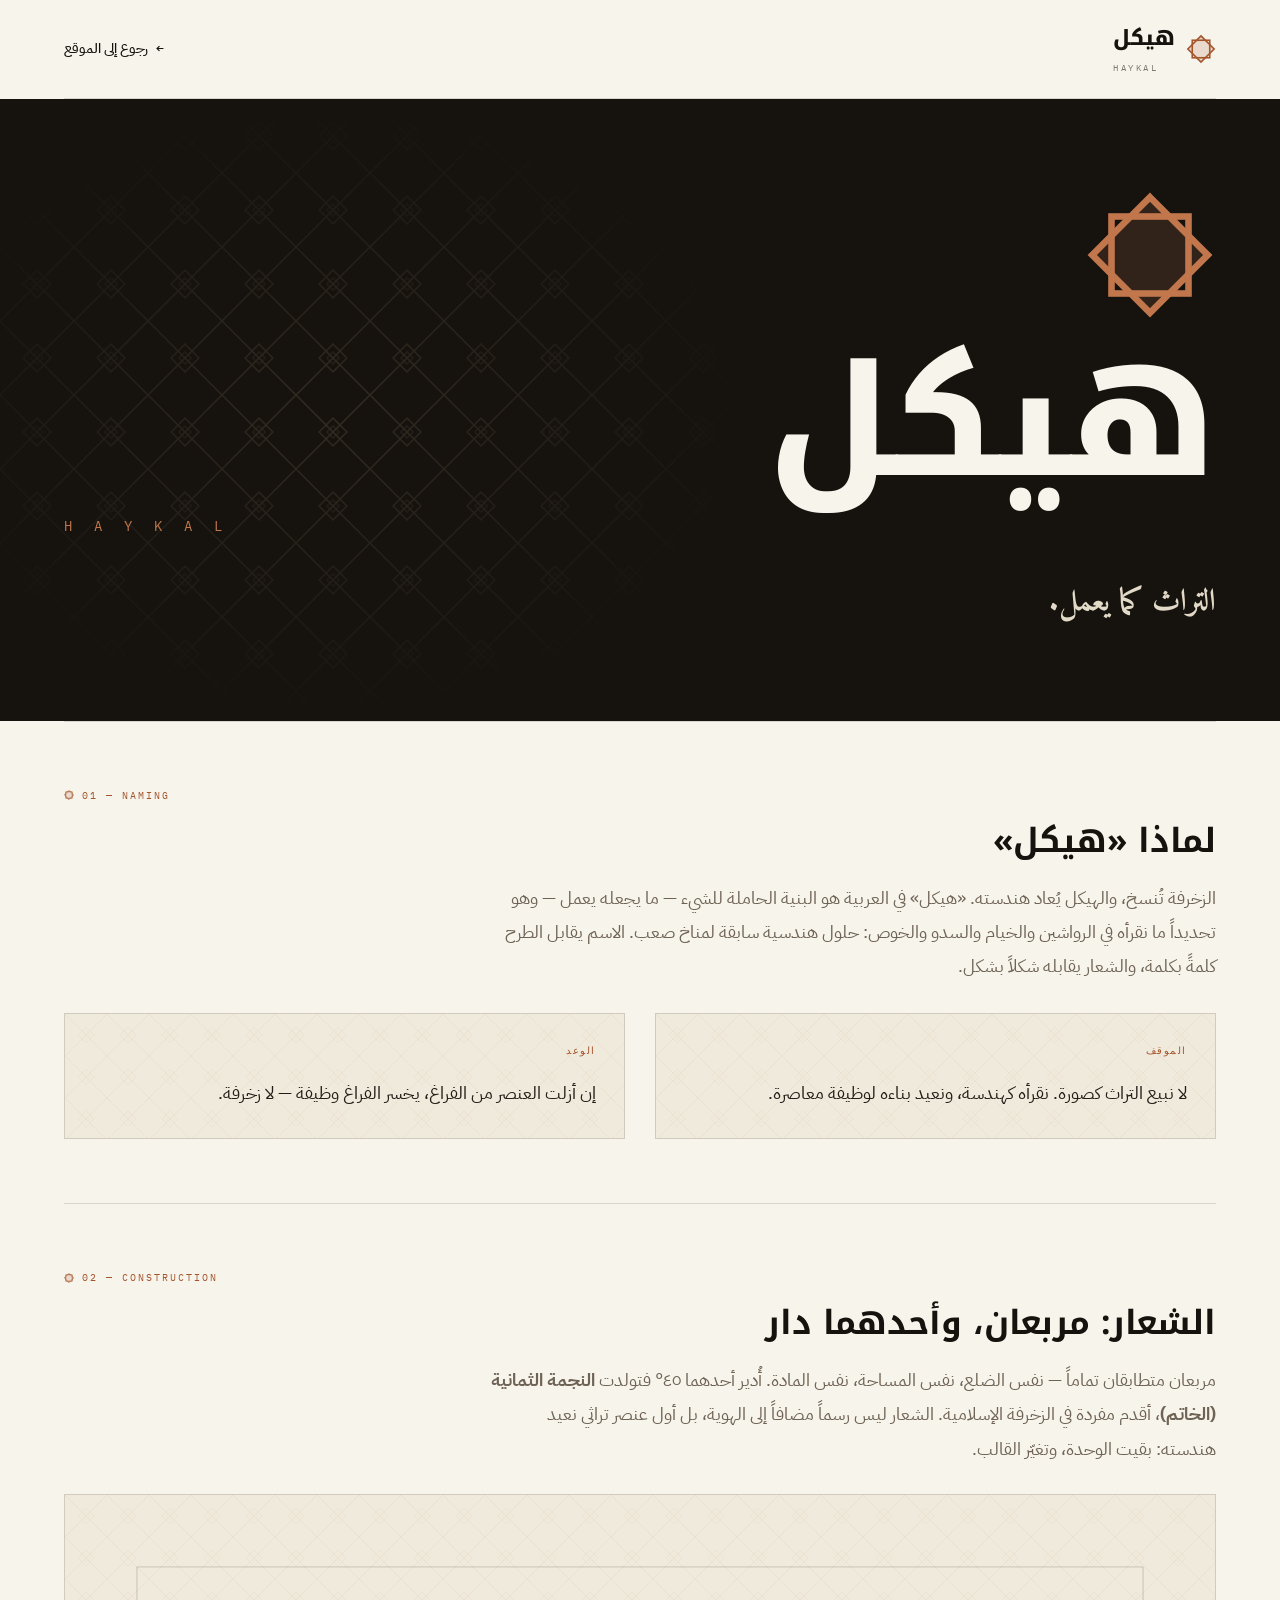
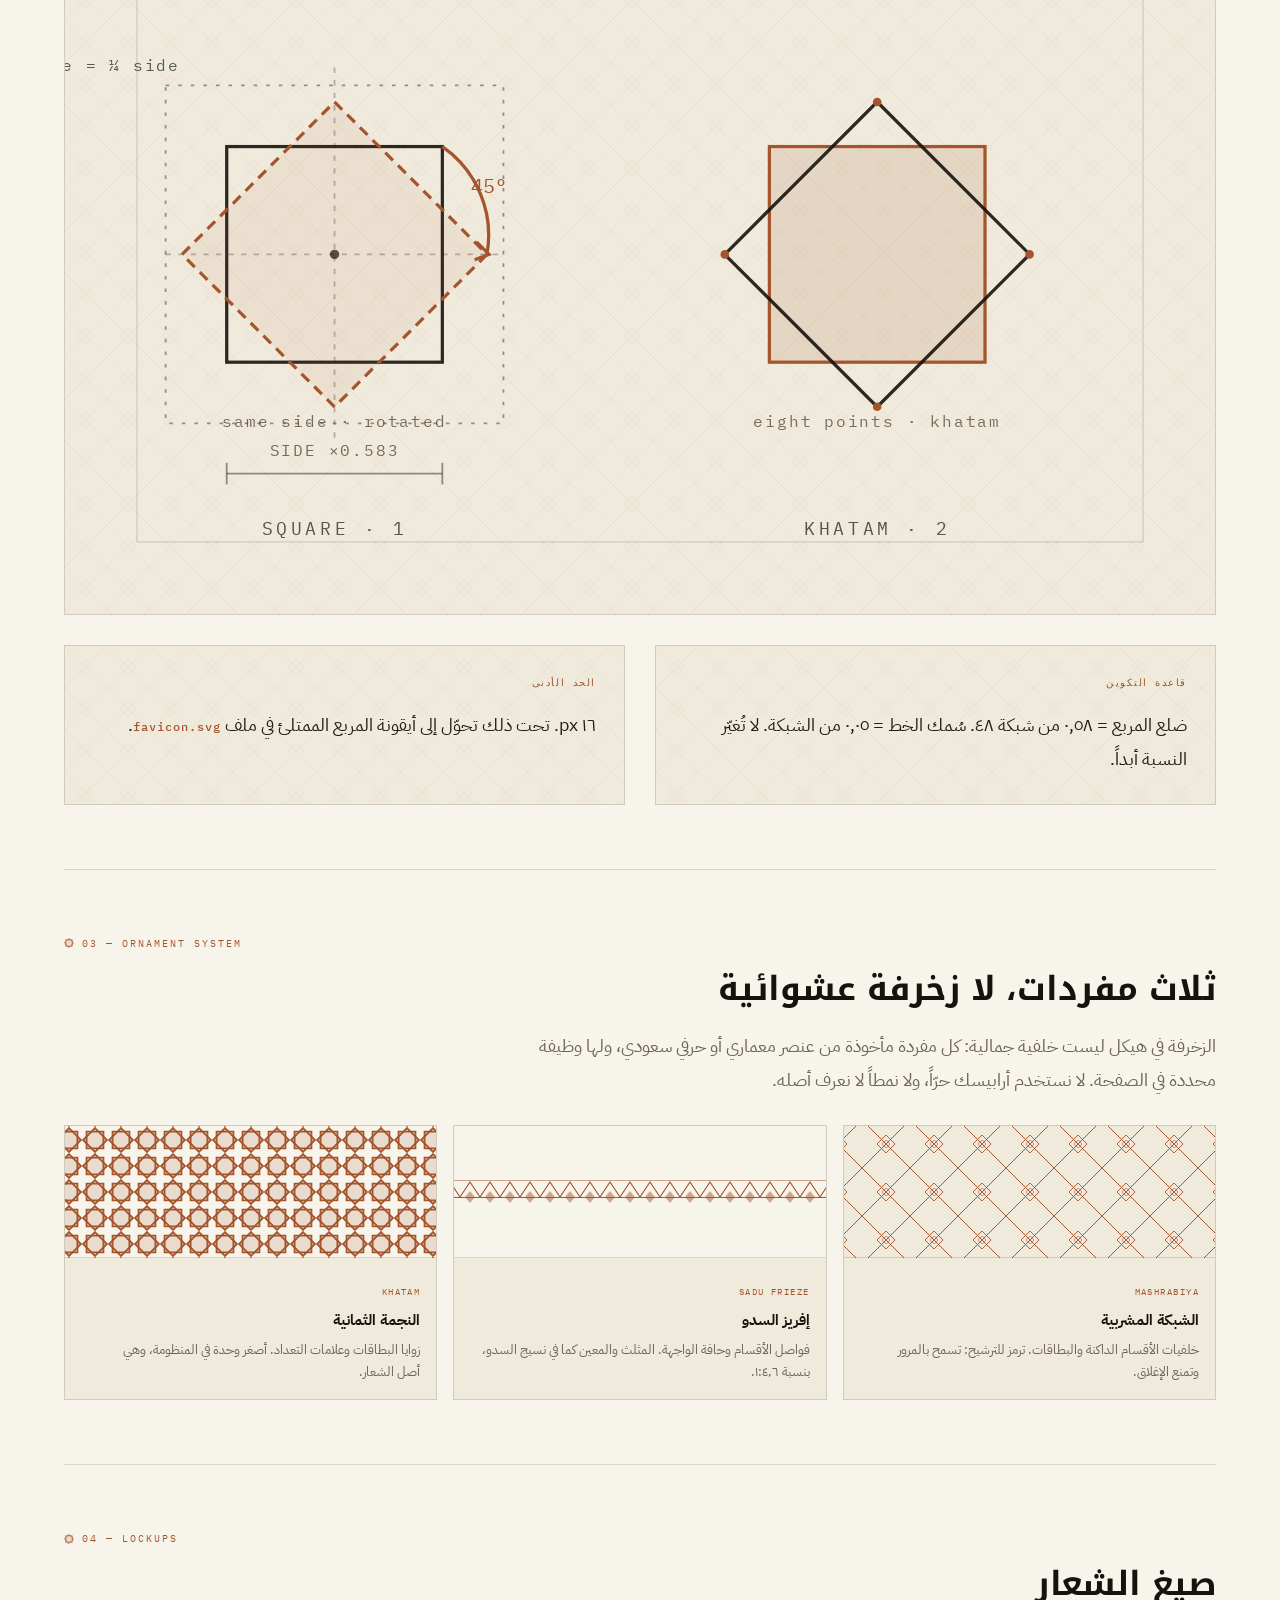
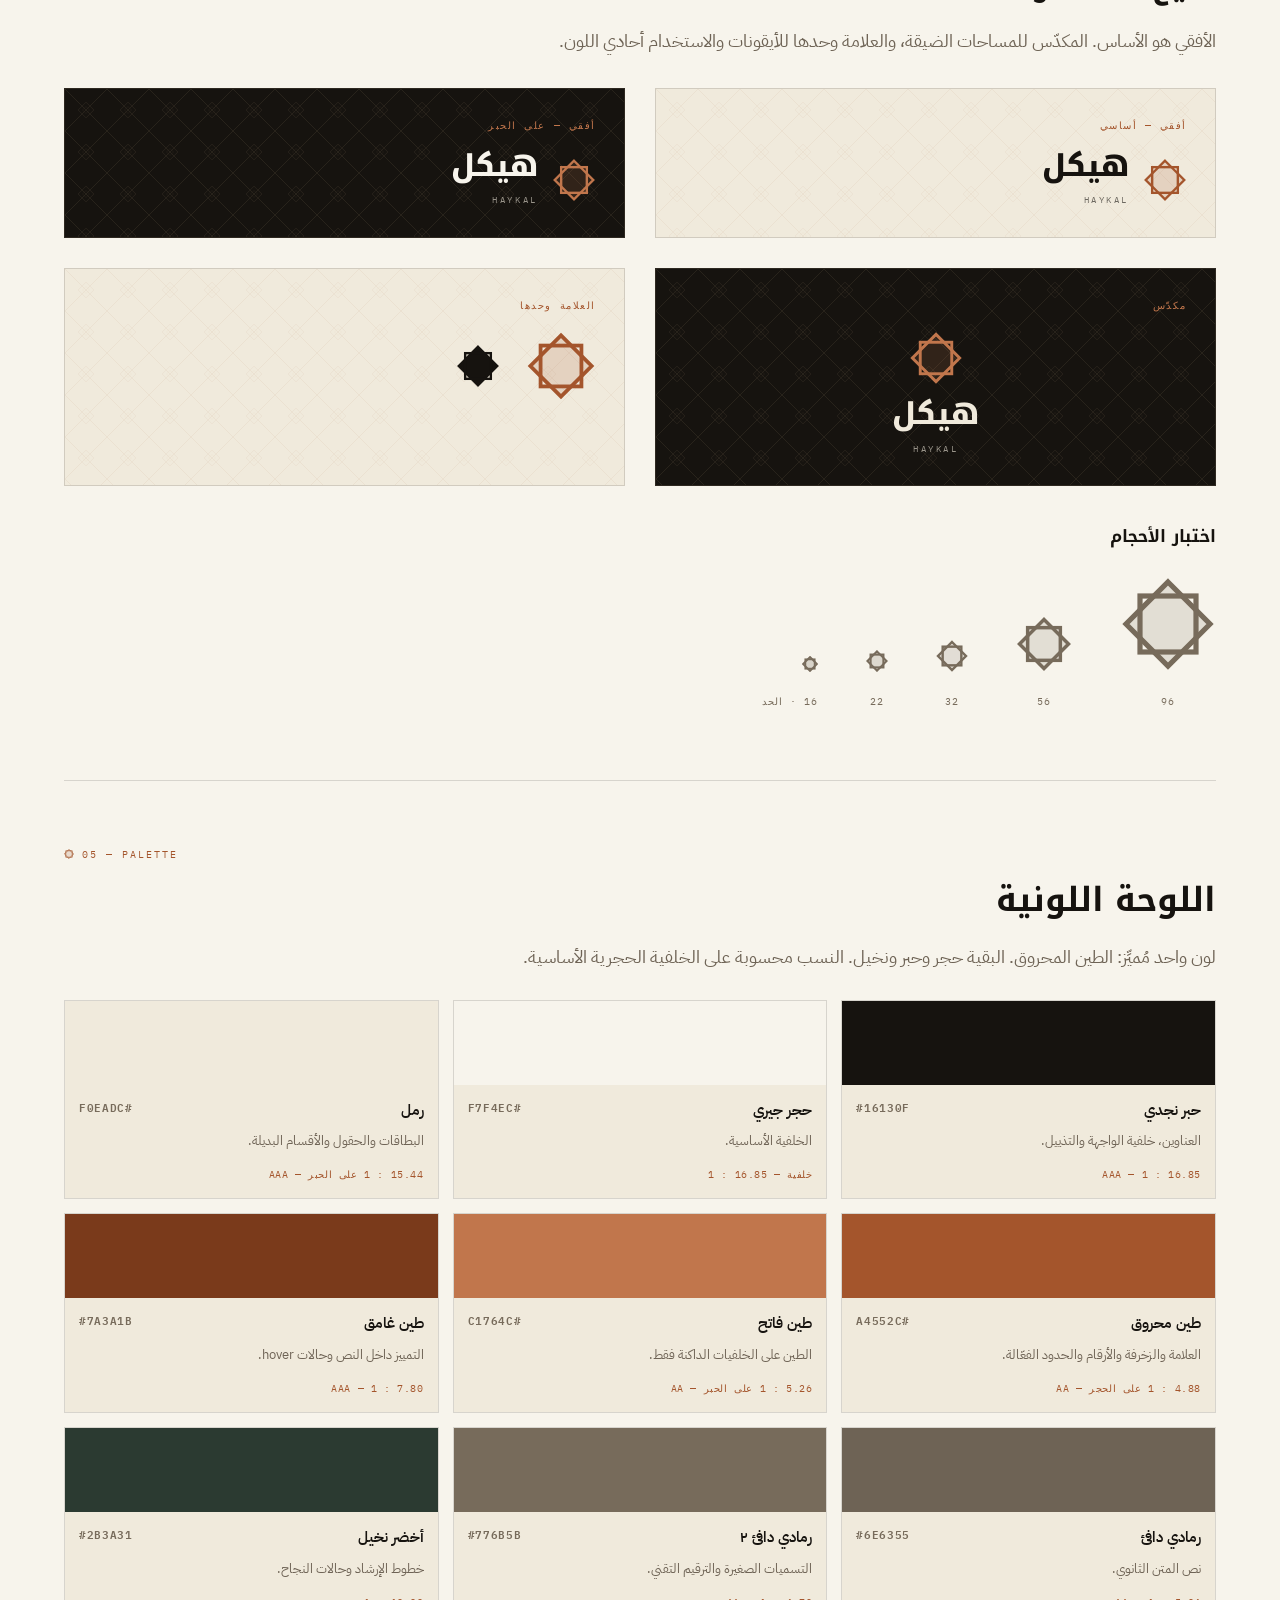
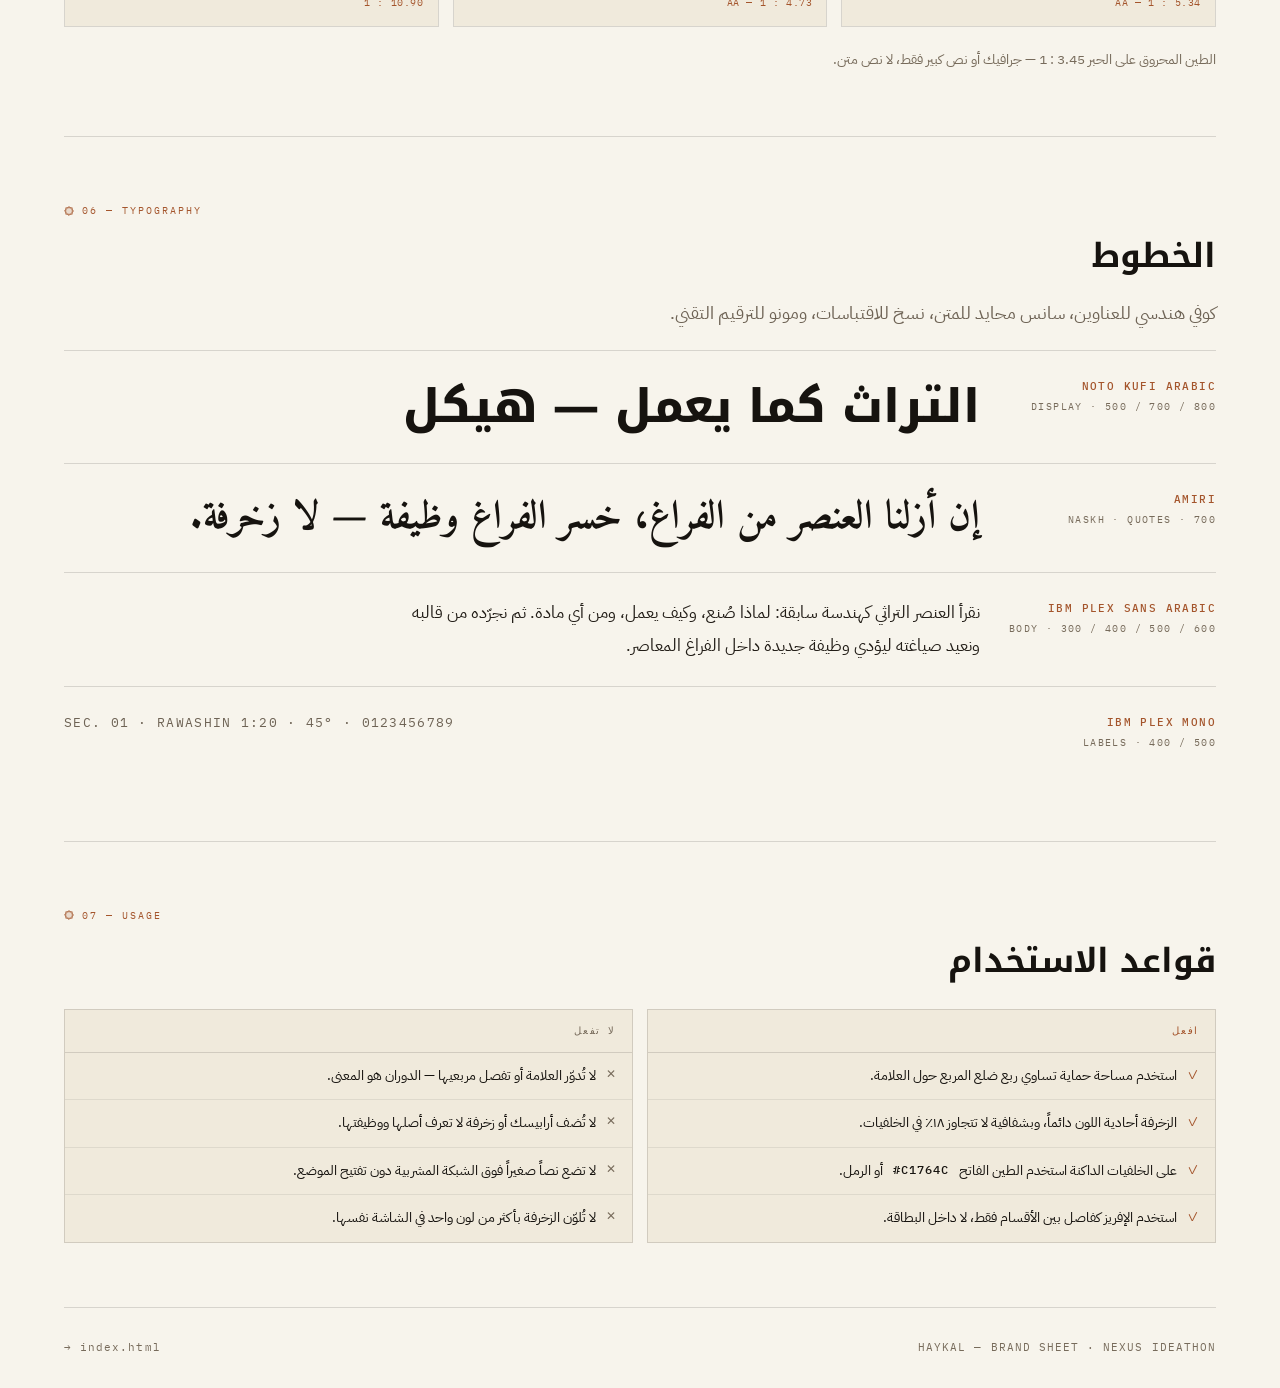
<file: brand.html>
<!DOCTYPE html>
<html lang="ar" dir="rtl">
<head>
<meta charset="utf-8">
<meta name="viewport" content="width=device-width, initial-scale=1">
<title>هيكل — ورقة الهوية</title>
<meta name="description" content="ورقة هوية هيكل: الاسم، الشعار، منظومة الزخرفة، اللوحة اللونية، الخطوط، وقواعد الاستخدام.">
<meta name="theme-color" content="#16130F">
<link rel="icon" href="assets/img/favicon.svg" type="image/svg+xml">
<link rel="preconnect" href="https://fonts.googleapis.com">
<link rel="preconnect" href="https://fonts.gstatic.com" crossorigin>
<link href="https://fonts.googleapis.com/css2?family=Amiri:wght@400;700&family=IBM+Plex+Mono:wght@400;500&family=IBM+Plex+Sans+Arabic:wght@300;400;500;600&family=Noto+Kufi+Arabic:wght@400;500;700;800&display=swap" rel="stylesheet">
<link rel="stylesheet" href="assets/css/style.css">
<style>
  /* ورقة الهوية */
  .bs-top { display: flex; align-items: center; justify-content: space-between; gap: 20px; padding: 22px 0; border-bottom: 1px solid var(--line); }
  .bs-back { font-size: 13.5px; font-weight: 500; display: inline-flex; gap: 8px; align-items: center; }
  .bs-back:hover { color: var(--clay); }

  .bs-hero { background: var(--ink); color: var(--sand-100); padding-block: clamp(56px, 7vw, 108px); }
  .bs-hero__mark { width: clamp(88px, 12vw, 132px); color: var(--clay-soft); margin-bottom: clamp(20px, 2.6vw, 30px); }
  .bs-hero__mark svg { display: block; width: 100%; height: auto; }
  .bs-hero__name { font-family: var(--f-display); font-weight: 800; font-size: clamp(62px, 12vw, 158px); line-height: .95; color: var(--sand-50); }
  .bs-hero__latin { font-family: var(--f-mono); font-size: clamp(11px, 1.1vw, 14px); letter-spacing: .5em; color: var(--clay-soft); margin-top: 16px; direction: ltr; }
  .bs-hero__tag { font-family: "Amiri", serif; font-weight: 700; font-size: clamp(22px, 2.4vw, 34px); color: var(--sand-200); margin-top: clamp(22px, 2.6vw, 34px); }

  .bs-sec { padding-block: clamp(44px, 5vw, 76px); border-top: 1px solid var(--line); }
  .bs-h { font-family: var(--f-mono); font-size: 10px; letter-spacing: .2em; text-transform: uppercase; color: var(--clay); margin-bottom: 14px; direction: ltr; display: flex; align-items: center; gap: 8px; }
  .bs-h::before { content: ""; width: 10px; height: 10px; background: url("assets/img/orn-star.svg") no-repeat center / contain; }
  .bs-sec h2 { font-size: clamp(23px, 2.6vw, 34px); margin-bottom: 18px; }
  .bs-sec > .wrap > p, .bs-p { color: var(--muted); max-width: 66ch; }
  .bs-grid2 { display: grid; gap: clamp(18px, 2.4vw, 36px); margin-top: 30px; }
  @media (min-width: 820px) { .bs-grid2 { grid-template-columns: 1fr 1fr; } }
  .bs-card { border: 1px solid var(--line); padding: clamp(18px, 2.4vw, 28px); background: var(--sand-100); }
  .bs-card--ink { background: var(--ink); border-color: var(--ink-3); color: var(--sand-100); }
  .bs-card__k { font-family: var(--f-mono); font-size: 9.5px; letter-spacing: .16em; text-transform: uppercase; color: var(--clay); display: block; margin-bottom: 16px; }
  .bs-card--ink .bs-card__k { color: var(--clay-soft); }

  .bs-lockup { display: flex; align-items: center; gap: 14px; }
  .bs-lockup__mark { width: 44px; color: var(--clay); }
  .bs-lockup--ink .bs-lockup__mark { color: var(--clay-soft); }
  .bs-lockup__mark svg { display: block; width: 100%; height: auto; }
  .bs-lockup__name { font-family: var(--f-display); font-weight: 800; font-size: 30px; line-height: 1; }
  .bs-lockup--ink .bs-lockup__name { color: var(--sand-50); }
  .bs-lockup__lat { font-family: var(--f-mono); font-size: 8.5px; letter-spacing: .3em; opacity: .6; display: block; margin-top: 5px; }
  .bs-stack { display: flex; flex-direction: column; align-items: center; gap: 14px; }

  .bs-sizes { display: flex; align-items: flex-end; gap: clamp(22px, 4vw, 48px); flex-wrap: wrap; margin-top: 26px; }
  .bs-size { text-align: center; }
  .bs-size__mark { color: var(--clay); margin-bottom: 10px; }
  .bs-size__mark svg { display: block; width: 100%; height: auto; }
  .bs-size span { font-family: var(--f-mono); font-size: 9.5px; letter-spacing: .1em; color: var(--muted-2); }

  /* منظومة الزخرفة */
  .motifs { display: grid; gap: 16px; margin-top: 28px; }
  @media (min-width: 780px) { .motifs { grid-template-columns: repeat(3, 1fr); } }
  .motif { border: 1px solid var(--line); background: var(--sand-100); }
  .motif__tile { height: 132px; border-bottom: 1px solid var(--line); }
  .motif__tile--lat { background: url("assets/img/orn-lattice.svg") repeat center / 48px 48px; }
  .motif__tile--frz { background: url("assets/img/orn-frieze.svg") repeat-x center center / 120px 26px; background-color: var(--sand-50); }
  .motif__tile--str { background: url("assets/img/orn-star.svg") repeat center / 26px 26px; background-color: var(--sand-50); }
  .motif__body { padding: 14px 16px 16px; }
  .motif__name { font-size: 15px; font-weight: 700; display: block; margin-bottom: 4px; }
  .motif__use { font-size: 13px; color: var(--muted); line-height: 1.7; }
  .motif__k { font-family: var(--f-mono); font-size: 9px; letter-spacing: .16em; text-transform: uppercase; color: var(--clay); }

  .swatches { display: grid; gap: 14px; margin-top: 26px; }
  @media (min-width: 620px) { .swatches { grid-template-columns: repeat(2, 1fr); } }
  @media (min-width: 1000px) { .swatches { grid-template-columns: repeat(3, 1fr); } }
  .sw { border: 1px solid var(--line); }
  .sw__chip { height: 84px; }
  .sw__body { padding: 12px 14px 14px; background: var(--sand-100); }
  .sw__name { font-size: 14.5px; font-weight: 600; display: flex; justify-content: space-between; gap: 10px; }
  .sw__hex { font-family: var(--f-mono); font-size: 11px; color: var(--muted-2); letter-spacing: .06em; }
  .sw__use { font-size: 12.5px; color: var(--muted); line-height: 1.7; margin-top: 6px; }
  .sw__ratio { font-family: var(--f-mono); font-size: 10px; letter-spacing: .06em; color: var(--clay); margin-top: 6px; display: block; }

  .spec { border-top: 1px solid var(--line); padding-block: 24px; display: grid; gap: 16px; }
  @media (min-width: 800px) { .spec { grid-template-columns: 220px 1fr; } }
  .spec__meta { font-family: var(--f-mono); font-size: 10px; letter-spacing: .14em; color: var(--muted-2); text-transform: uppercase; line-height: 2; }
  .spec__meta b { color: var(--clay); font-weight: 500; display: block; font-size: 11px; }
  .spec__sample--display { font-family: var(--f-display); font-weight: 800; font-size: clamp(28px, 4vw, 46px); line-height: 1.4; }
  .spec__sample--naskh { font-family: "Amiri", serif; font-weight: 700; font-size: clamp(26px, 3.4vw, 40px); line-height: 1.5; }
  .spec__sample--body { font-family: var(--f-body); font-size: 16.5px; line-height: 1.95; color: var(--ink-2); max-width: 58ch; }
  .spec__sample--mono { font-family: var(--f-mono); font-size: 13px; letter-spacing: .1em; direction: ltr; text-align: left; color: var(--muted); }

  .rules { display: grid; gap: 14px; margin-top: 26px; }
  @media (min-width: 760px) { .rules { grid-template-columns: 1fr 1fr; } }
  .rules__list { list-style: none; margin: 0; padding: 0; border: 1px solid var(--line); background: var(--sand-100); }
  .rules__h { font-family: var(--f-mono); font-size: 9.5px; letter-spacing: .16em; text-transform: uppercase; padding: 12px 16px; border-bottom: 1px solid var(--line); color: var(--clay); }
  .rules--no .rules__h { color: var(--muted-2); }
  .rules__list li:not(.rules__h) { padding: 11px 16px; border-bottom: 1px solid var(--line-soft); font-size: 14px; line-height: 1.75; display: flex; gap: 10px; }
  .rules__list li:last-child { border-bottom: 0; }
  .rules--yes li:not(.rules__h)::before { content: "✓"; color: var(--clay); flex: 0 0 auto; font-size: 13px; }
  .rules--no li:not(.rules__h)::before { content: "✕"; color: var(--muted-2); flex: 0 0 auto; font-size: 12px; }

  .bs-foot { border-top: 1px solid var(--line); padding-block: 30px; display: flex; justify-content: space-between; gap: 16px; flex-wrap: wrap; font-family: var(--f-mono); font-size: 10.5px; letter-spacing: .1em; color: var(--muted-2); }
</style>
</head>
<body>

<div class="wrap">
  <div class="bs-top">
    <a class="brand" href="index.html">
      <span class="brand__mark" aria-hidden="true">
        <svg viewBox="0 0 48 48" role="presentation">
          <path d="M24 3 L45 24 L24 45 L3 24 Z" fill="currentColor" fill-opacity=".16" stroke="currentColor" stroke-width="2.6"/>
          <rect x="10" y="10" width="28" height="28" fill="none" stroke="currentColor" stroke-width="2.6"/>
        </svg>
      </span>
      <span><span class="brand__name">هيكل</span><span class="brand__latin">HAYKAL</span></span>
    </a>
    <a class="bs-back" href="index.html"><span class="btn__arrow">←</span> رجوع إلى الموقع</a>
  </div>
</div>

<section class="bs-hero">
  <div class="wrap">
    <div class="bs-hero__mark" aria-hidden="true">
      <svg viewBox="0 0 48 48" role="presentation">
        <path d="M24 3 L45 24 L24 45 L3 24 Z" fill="currentColor" fill-opacity=".16" stroke="currentColor" stroke-width="2.4"/>
        <rect x="10" y="10" width="28" height="28" fill="none" stroke="currentColor" stroke-width="2.4"/>
      </svg>
    </div>
    <h1 class="bs-hero__name">هيكل</h1>
    <div class="bs-hero__latin">H A Y K A L</div>
    <p class="bs-hero__tag">التراث كما يعمل.</p>
  </div>
</section>

<div class="wrap">

  <!-- 01 الاسم -->
  <section class="bs-sec">
    <span class="bs-h">01 — Naming</span>
    <h2>لماذا «هيكل»</h2>
    <p class="bs-p">
      الزخرفة تُنسخ، والهيكل يُعاد هندسته. «هيكل» في العربية هو البنية الحاملة للشيء — ما يجعله يعمل —
      وهو تحديداً ما نقرأه في الرواشين والخيام والسدو والخوص: حلول هندسية سابقة لمناخ صعب.
      الاسم يقابل الطرح كلمةً بكلمة، والشعار يقابله شكلاً بشكل.
    </p>
    <div class="bs-grid2">
      <div class="bs-card">
        <span class="bs-card__k">الموقف</span>
        <p style="color:var(--ink-2);margin:0">لا نبيع التراث كصورة. نقرأه كهندسة، ونعيد بناءه لوظيفة معاصرة.</p>
      </div>
      <div class="bs-card">
        <span class="bs-card__k">الوعد</span>
        <p style="color:var(--ink-2);margin:0">إن أزلت العنصر من الفراغ، يخسر الفراغ وظيفة — لا زخرفة.</p>
      </div>
    </div>
  </section>

  <!-- 02 التكوين -->
  <section class="bs-sec">
    <span class="bs-h">02 — Construction</span>
    <h2>الشعار: مربعان، وأحدهما دار</h2>
    <p class="bs-p">
      مربعان متطابقان تماماً — نفس الضلع، نفس المساحة، نفس المادة. أُدير أحدهما ٤٥° فتولدت
      <b>النجمة الثمانية (الخاتم)</b>، أقدم مفردة في الزخرفة الإسلامية. الشعار ليس رسماً مضافاً إلى الهوية،
      بل أول عنصر تراثي نعيد هندسته: بقيت الوحدة، وتغيّر القالب.
    </p>

    <div class="bs-card" style="padding:0;overflow:hidden;margin-top:28px">
      <svg viewBox="0 0 640 400" style="display:block;width:100%;height:auto"
           font-family="IBM Plex Mono, monospace" font-size="10" fill="#776B5B">
        <!-- شبكة إرشاد -->
        <g stroke="#16130F" stroke-opacity=".1" stroke-width="1">
          <line x1="40" y1="40" x2="600" y2="40"/><line x1="40" y1="360" x2="600" y2="360"/>
          <line x1="40" y1="40" x2="40" y2="360"/><line x1="600" y1="40" x2="600" y2="360"/>
        </g>

        <!-- ١: مربع واحد، ثم المربع المدوّر -->
        <g>
          <line x1="150" y1="96" x2="150" y2="304" stroke="#16130F" stroke-opacity=".28" stroke-dasharray="3 4"/>
          <line x1="56" y1="200" x2="244" y2="200" stroke="#16130F" stroke-opacity=".28" stroke-dasharray="3 4"/>
          <rect x="90" y="140" width="120" height="120" fill="none" stroke="#16130F" stroke-opacity=".9" stroke-width="1.8"/>
          <rect x="90" y="140" width="120" height="120" fill="#A4552C" fill-opacity=".07" stroke="#A4552C" stroke-width="1.8"
                transform="rotate(45 150 200)" stroke-dasharray="6 4"/>
          <path d="M210 140 A 60 60 0 0 1 234.8 200" fill="none" stroke="#A4552C" stroke-width="1.8"/>
          <path d="M229 193 L236 200 L228 203" fill="none" stroke="#A4552C" stroke-width="1.8"/>
          <text x="246" y="166" fill="#A4552C" font-size="11">45°</text>
          <circle cx="150" cy="200" r="2.6" fill="#16130F" fill-opacity=".7"/>
          <text x="150" y="296" text-anchor="middle" fill="#776B5B" font-size="9" letter-spacing="1">same side · rotated</text>
        </g>

        <!-- ٢: الناتج -->
        <g transform="translate(392 0)">
          <rect x="0" y="140" width="120" height="120" fill="#A4552C" fill-opacity=".14" stroke="#A4552C" stroke-width="1.8"/>
          <rect x="0" y="140" width="120" height="120" fill="none" stroke="#16130F" stroke-opacity=".9" stroke-width="1.8"
                transform="rotate(45 60 200)"/>
          <g fill="#A4552C">
            <circle cx="60" cy="115.2" r="2.4"/><circle cx="144.8" cy="200" r="2.4"/>
            <circle cx="60" cy="284.8" r="2.4"/><circle cx="-24.8" cy="200" r="2.4"/>
          </g>
          <text x="60" y="296" text-anchor="middle" fill="#776B5B" font-size="9" letter-spacing="1">eight points · khatam</text>
        </g>

        <!-- أبعاد -->
        <g stroke="#16130F" stroke-opacity=".45" stroke-width="1">
          <line x1="90" y1="322" x2="210" y2="322"/><line x1="90" y1="316" x2="90" y2="328"/>
          <line x1="210" y1="316" x2="210" y2="328"/>
        </g>
        <text x="150" y="312" text-anchor="middle" fill="#776B5B" font-size="9" letter-spacing="1">SIDE ×0.583</text>

        <!-- تسمية الشكلين -->
        <text x="150" y="356" text-anchor="middle" fill="#16130F" fill-opacity=".7" font-size="10" letter-spacing="2">1 · SQUARE</text>
        <text x="452" y="356" text-anchor="middle" fill="#16130F" fill-opacity=".7" font-size="10" letter-spacing="2">2 · KHATAM</text>

        <!-- مساحة الحماية -->
        <rect x="56" y="106" width="188" height="188" fill="none" stroke="#2B3A31" stroke-opacity=".5" stroke-dasharray="2 5"/>
        <text x="64" y="98" fill="#2B3A31" fill-opacity=".8" font-size="9" letter-spacing="1">clear space = ¼ side</text>
      </svg>
    </div>

    <div class="bs-grid2">
      <div class="bs-card">
        <span class="bs-card__k">قاعدة التكوين</span>
        <p style="color:var(--ink-2);margin:0">ضلع المربع = ٠٫٥٨ من شبكة ٤٨. سُمك الخط = ٠٫٠٥ من الشبكة. لا تُغيّر النسبة أبداً.</p>
      </div>
      <div class="bs-card">
        <span class="bs-card__k">الحد الأدنى</span>
        <p style="color:var(--ink-2);margin:0">١٦ px. تحت ذلك تحوّل إلى أيقونة المربع الممتلئ في ملف <span class="mono" style="color:var(--clay)">favicon.svg</span>.</p>
      </div>
    </div>
  </section>

  <!-- 03 منظومة الزخرفة -->
  <section class="bs-sec">
    <span class="bs-h">03 — Ornament system</span>
    <h2>ثلاث مفردات، لا زخرفة عشوائية</h2>
    <p class="bs-p">
      الزخرفة في هيكل ليست خلفية جمالية: كل مفردة مأخوذة من عنصر معماري أو حرفي سعودي، ولها وظيفة محددة
      في الصفحة. لا نستخدم أرابيسك حرّاً، ولا نمطاً لا نعرف أصله.
    </p>

    <div class="motifs">
      <div class="motif">
        <div class="motif__tile motif__tile--lat"></div>
        <div class="motif__body">
          <span class="motif__k">Mashrabiya</span>
          <span class="motif__name">الشبكة المشربية</span>
          <p class="motif__use">خلفيات الأقسام الداكنة والبطاقات. ترمز للترشيح: تسمح بالمرور وتمنع الإغلاق.</p>
        </div>
      </div>
      <div class="motif">
        <div class="motif__tile motif__tile--frz"></div>
        <div class="motif__body">
          <span class="motif__k">Sadu frieze</span>
          <span class="motif__name">إفريز السدو</span>
          <p class="motif__use">فواصل الأقسام وحافة الواجهة. المثلث والمعين كما في نسيج السدو، بنسبة ١:٤٫٦.</p>
        </div>
      </div>
      <div class="motif">
        <div class="motif__tile motif__tile--str"></div>
        <div class="motif__body">
          <span class="motif__k">Khatam</span>
          <span class="motif__name">النجمة الثمانية</span>
          <p class="motif__use">زوايا البطاقات وعلامات التعداد. أصغر وحدة في المنظومة، وهي أصل الشعار.</p>
        </div>
      </div>
    </div>
  </section>

  <!-- 04 الصيغ -->
  <section class="bs-sec">
    <span class="bs-h">04 — Lockups</span>
    <h2>صيغ الشعار</h2>
    <p class="bs-p">الأفقي هو الأساس. المكدّس للمساحات الضيقة، والعلامة وحدها للأيقونات والاستخدام أحادي اللون.</p>

    <div class="bs-grid2">
      <div class="bs-card">
        <span class="bs-card__k">أفقي — أساسي</span>
        <div class="bs-lockup">
          <span class="bs-lockup__mark" aria-hidden="true">
            <svg viewBox="0 0 48 48"><path d="M24 3 L45 24 L24 45 L3 24 Z" fill="currentColor" fill-opacity=".16" stroke="currentColor" stroke-width="2.6"/><rect x="10" y="10" width="28" height="28" fill="none" stroke="currentColor" stroke-width="2.6"/></svg>
          </span>
          <span><span class="bs-lockup__name">هيكل</span><span class="bs-lockup__lat">HAYKAL</span></span>
        </div>
      </div>

      <div class="bs-card bs-card--ink">
        <span class="bs-card__k">أفقي — على الحبر</span>
        <div class="bs-lockup bs-lockup--ink">
          <span class="bs-lockup__mark" aria-hidden="true">
            <svg viewBox="0 0 48 48"><path d="M24 3 L45 24 L24 45 L3 24 Z" fill="currentColor" fill-opacity=".16" stroke="currentColor" stroke-width="2.6"/><rect x="10" y="10" width="28" height="28" fill="none" stroke="currentColor" stroke-width="2.6"/></svg>
          </span>
          <span><span class="bs-lockup__name">هيكل</span><span class="bs-lockup__lat">HAYKAL</span></span>
        </div>
      </div>

      <div class="bs-card bs-card--ink">
        <span class="bs-card__k">مكدّس</span>
        <div class="bs-stack">
          <span class="bs-lockup__mark" aria-hidden="true" style="color:var(--clay-soft);width:54px">
            <svg viewBox="0 0 48 48"><path d="M24 3 L45 24 L24 45 L3 24 Z" fill="currentColor" fill-opacity=".16" stroke="currentColor" stroke-width="2.6"/><rect x="10" y="10" width="28" height="28" fill="none" stroke="currentColor" stroke-width="2.6"/></svg>
          </span>
          <span style="text-align:center">
            <span class="bs-lockup__name">هيكل</span>
            <span class="bs-lockup__lat">HAYKAL</span>
          </span>
        </div>
      </div>

      <div class="bs-card">
        <span class="bs-card__k">العلامة وحدها</span>
        <div class="bs-lockup" style="gap:26px;align-items:center">
          <span class="bs-lockup__mark" style="width:70px" aria-hidden="true">
            <svg viewBox="0 0 48 48"><path d="M24 3 L45 24 L24 45 L3 24 Z" fill="currentColor" fill-opacity=".16" stroke="currentColor" stroke-width="2.6"/><rect x="10" y="10" width="28" height="28" fill="none" stroke="currentColor" stroke-width="2.6"/></svg>
          </span>
          <span class="bs-lockup__mark" style="width:44px;color:var(--ink)" aria-hidden="true">
            <svg viewBox="0 0 48 48"><path d="M24 3 L45 24 L24 45 L3 24 Z" fill="currentColor" stroke="currentColor" stroke-width="2.6"/><rect x="10" y="10" width="28" height="28" fill="none" stroke="currentColor" stroke-width="2.6"/></svg>
          </span>
        </div>
      </div>
    </div>

    <h3 style="margin-top:clamp(28px,3vw,42px);font-size:17px">اختبار الأحجام</h3>
    <div class="bs-sizes">
      <div class="bs-size"><span class="bs-size__mark" style="width:96px;display:block"><svg viewBox="0 0 48 48"><path d="M24 3 L45 24 L24 45 L3 24 Z" fill="currentColor" fill-opacity=".16" stroke="currentColor" stroke-width="2.6"/><rect x="10" y="10" width="28" height="28" fill="none" stroke="currentColor" stroke-width="2.6"/></svg></span><span>96</span></div>
      <div class="bs-size"><span class="bs-size__mark" style="width:56px;display:block"><svg viewBox="0 0 48 48"><path d="M24 3 L45 24 L24 45 L3 24 Z" fill="currentColor" fill-opacity=".16" stroke="currentColor" stroke-width="3"/><rect x="10" y="10" width="28" height="28" fill="none" stroke="currentColor" stroke-width="3"/></svg></span><span>56</span></div>
      <div class="bs-size"><span class="bs-size__mark" style="width:32px;display:block"><svg viewBox="0 0 48 48"><path d="M24 3 L45 24 L24 45 L3 24 Z" fill="currentColor" fill-opacity=".16" stroke="currentColor" stroke-width="3.6"/><rect x="10" y="10" width="28" height="28" fill="none" stroke="currentColor" stroke-width="3.6"/></svg></span><span>32</span></div>
      <div class="bs-size"><span class="bs-size__mark" style="width:22px;display:block"><svg viewBox="0 0 48 48"><path d="M24 3 L45 24 L24 45 L3 24 Z" fill="currentColor" fill-opacity=".2" stroke="currentColor" stroke-width="4.6"/><rect x="10" y="10" width="28" height="28" fill="none" stroke="currentColor" stroke-width="4.6"/></svg></span><span>22</span></div>
      <div class="bs-size"><span class="bs-size__mark" style="width:16px;display:block"><svg viewBox="0 0 48 48"><path d="M24 3 L45 24 L24 45 L3 24 Z" fill="currentColor" fill-opacity=".24" stroke="currentColor" stroke-width="5.4"/><rect x="10" y="10" width="28" height="28" fill="none" stroke="currentColor" stroke-width="5.4"/></svg></span><span>16 · الحد</span></div>
    </div>
  </section>

  <!-- 05 اللوحة -->
  <section class="bs-sec">
    <span class="bs-h">05 — Palette</span>
    <h2>اللوحة اللونية</h2>
    <p class="bs-p">لون واحد مُميِّز: الطين المحروق. البقية حجر وحبر ونخيل. النسب محسوبة على الخلفية الحجرية الأساسية.</p>

    <div class="swatches">
      <div class="sw"><div class="sw__chip" style="background:#16130F"></div><div class="sw__body"><span class="sw__name">حبر نجدي <span class="sw__hex">#16130F</span></span><p class="sw__use">العناوين، خلفية الواجهة والتذييل.</p><span class="sw__ratio">16.85 : 1 — AAA</span></div></div>
      <div class="sw"><div class="sw__chip" style="background:#F7F4EC"></div><div class="sw__body"><span class="sw__name">حجر جيري <span class="sw__hex">#F7F4EC</span></span><p class="sw__use">الخلفية الأساسية.</p><span class="sw__ratio">خلفية — 16.85 : 1</span></div></div>
      <div class="sw"><div class="sw__chip" style="background:#F0EADC"></div><div class="sw__body"><span class="sw__name">رمل <span class="sw__hex">#F0EADC</span></span><p class="sw__use">البطاقات والحقول والأقسام البديلة.</p><span class="sw__ratio">15.44 : 1 على الحبر — AAA</span></div></div>
      <div class="sw"><div class="sw__chip" style="background:#A4552C"></div><div class="sw__body"><span class="sw__name">طين محروق <span class="sw__hex">#A4552C</span></span><p class="sw__use">العلامة والزخرفة والأرقام والحدود الفعّالة.</p><span class="sw__ratio">4.88 : 1 على الحجر — AA</span></div></div>
      <div class="sw"><div class="sw__chip" style="background:#C1764C"></div><div class="sw__body"><span class="sw__name">طين فاتح <span class="sw__hex">#C1764C</span></span><p class="sw__use">الطين على الخلفيات الداكنة فقط.</p><span class="sw__ratio">5.26 : 1 على الحبر — AA</span></div></div>
      <div class="sw"><div class="sw__chip" style="background:#7A3A1B"></div><div class="sw__body"><span class="sw__name">طين غامق <span class="sw__hex">#7A3A1B</span></span><p class="sw__use">التمييز داخل النص وحالات hover.</p><span class="sw__ratio">7.80 : 1 — AAA</span></div></div>
      <div class="sw"><div class="sw__chip" style="background:#6E6355"></div><div class="sw__body"><span class="sw__name">رمادي دافئ <span class="sw__hex">#6E6355</span></span><p class="sw__use">نص المتن الثانوي.</p><span class="sw__ratio">5.34 : 1 — AA</span></div></div>
      <div class="sw"><div class="sw__chip" style="background:#776B5B"></div><div class="sw__body"><span class="sw__name">رمادي دافئ ٢ <span class="sw__hex">#776B5B</span></span><p class="sw__use">التسميات الصغيرة والترقيم التقني.</p><span class="sw__ratio">4.73 : 1 — AA</span></div></div>
      <div class="sw"><div class="sw__chip" style="background:#2B3A31"></div><div class="sw__body"><span class="sw__name">أخضر نخيل <span class="sw__hex">#2B3A31</span></span><p class="sw__use">خطوط الإرشاد وحالات النجاح.</p><span class="sw__ratio">10.90 : 1</span></div></div>
    </div>
    <p style="margin-top:20px;font-size:13.5px;color:var(--muted-2)">
      الطين المحروق على الحبر 3.45 : 1 — جرافيك أو نص كبير فقط، لا نص متن.
    </p>
  </section>

  <!-- 06 الخطوط -->
  <section class="bs-sec">
    <span class="bs-h">06 — Typography</span>
    <h2>الخطوط</h2>
    <p class="bs-p">كوفي هندسي للعناوين، سانس محايد للمتن، نسخ للاقتباسات، ومونو للترقيم التقني.</p>

    <div class="spec">
      <div class="spec__meta"><b>Noto Kufi Arabic</b>Display · 500 / 700 / 800</div>
      <div class="spec__sample--display">التراث كما يعمل — هيكل</div>
    </div>
    <div class="spec">
      <div class="spec__meta"><b>Amiri</b>Naskh · quotes · 700</div>
      <div class="spec__sample--naskh">إن أزلنا العنصر من الفراغ، خسر الفراغ وظيفة — لا زخرفة.</div>
    </div>
    <div class="spec">
      <div class="spec__meta"><b>IBM Plex Sans Arabic</b>Body · 300 / 400 / 500 / 600</div>
      <div class="spec__sample--body">نقرأ العنصر التراثي كهندسة سابقة: لماذا صُنع، وكيف يعمل، ومن أي مادة. ثم نجرّده من قالبه ونعيد صياغته ليؤدي وظيفة جديدة داخل الفراغ المعاصر.</div>
    </div>
    <div class="spec">
      <div class="spec__meta"><b>IBM Plex Mono</b>Labels · 400 / 500</div>
      <div class="spec__sample--mono">SEC. 01 · RAWASHIN 1:20 · 45° · 0123456789</div>
    </div>
  </section>

  <!-- 07 القواعد -->
  <section class="bs-sec">
    <span class="bs-h">07 — Usage</span>
    <h2>قواعد الاستخدام</h2>
    <div class="rules">
      <ul class="rules__list rules--yes">
        <li class="rules__h">افعل</li>
        <li>استخدم مساحة حماية تساوي ربع ضلع المربع حول العلامة.</li>
        <li>الزخرفة أحادية اللون دائماً، وبشفافية لا تتجاوز ١٨٪ في الخلفيات.</li>
        <li>على الخلفيات الداكنة استخدم الطين الفاتح <span class="mono">#C1764C</span> أو الرمل.</li>
        <li>استخدم الإفريز كفاصل بين الأقسام فقط، لا داخل البطاقة.</li>
      </ul>
      <ul class="rules__list rules--no">
        <li class="rules__h">لا تفعل</li>
        <li>لا تُدوّر العلامة أو تفصل مربعيها — الدوران هو المعنى.</li>
        <li>لا تُضف أرابيسك أو زخرفة لا تعرف أصلها ووظيفتها.</li>
        <li>لا تضع نصاً صغيراً فوق الشبكة المشربية دون تفتيح الموضع.</li>
        <li>لا تُلوّن الزخرفة بأكثر من لون واحد في الشاشة نفسها.</li>
      </ul>
    </div>
  </section>

  <div class="bs-foot">
    <span>HAYKAL — BRAND SHEET · NEXUS IDEATHON</span>
    <a href="index.html">index.html →</a>
  </div>
</div>

</body>
</html>
</file>
<file: assets/css/style.css>
/* ============================================================
   هيكل — HAYKAL
   نمط واحد، بلا إطار عمل. الشبكة والخط الشعري هما المادة البصرية.
   ============================================================ */

/* ---------- 1. الأساس ---------- */
*,
*::before,
*::after { box-sizing: border-box; }

:root {
  /* الحجر والحبر */
  --sand-50:  #F7F4EC;
  --sand-100: #F0EADC;
  --sand-200: #E2D9C7;
  --sand-300: #CFC2AB;

  --ink:      #16130F;
  --ink-2:    #221D17;
  --ink-3:    #2E2820;

  /* الطين المحروق — اللون الوحيد المُميِّز */
  --clay:      #A4552C;
  --clay-soft: #C1764C;
  --clay-deep: #7A3A1B;

  --green:  #2B3A31;
  --muted:  #6E6355;
  --muted-2:#776B5B;

  --line:        rgba(22, 19, 15, .14);
  --line-soft:   rgba(22, 19, 15, .08);
  --line-invert: rgba(240, 234, 220, .18);

  /* الخطوط */
  --f-display: "Noto Kufi Arabic", "Segoe UI", system-ui, sans-serif;
  --f-body: "IBM Plex Sans Arabic", "Segoe UI", system-ui, sans-serif;
  --f-mono: "IBM Plex Mono", ui-monospace, "Courier New", monospace;

  /* المقاسات */
  --wrap: 1280px;
  --gut: clamp(20px, 5vw, 72px);
  --sec-y: clamp(72px, 9vw, 140px);

  --ease: cubic-bezier(.22, .61, .36, 1);
}

html {
  direction: rtl;
  scroll-behavior: smooth;
  -webkit-text-size-adjust: 100%;
}

body {
  margin: 0;
  background: var(--sand-50);
  color: var(--ink);
  font-family: var(--f-body);
  font-size: clamp(16px, 1.05vw + 12px, 18px);
  font-weight: 400;
  line-height: 1.9;
  font-feature-settings: "kern" 1;
  -webkit-font-smoothing: antialiased;
  overflow-x: hidden;
}

img, svg { max-width: 100%; }
a { color: inherit; text-decoration: none; }

::selection {
  background: var(--clay);
  color: var(--sand-50);
}

:focus-visible {
  outline: 2px solid var(--clay);
  outline-offset: 3px;
}

/* ---------- 2. الطباعة ---------- */
h1, h2, h3, h4 {
  font-family: var(--f-display);
  font-weight: 700;
  line-height: 1.34;
  margin: 0;
  letter-spacing: 0;
  text-wrap: balance;
}

h1 {
  font-size: clamp(34px, 5.4vw, 72px);
  font-weight: 800;
  line-height: 1.24;
}

h2 {
  font-size: clamp(26px, 3.2vw, 44px);
  line-height: 1.32;
}

h3 {
  font-size: clamp(19px, 1.5vw, 23px);
  line-height: 1.5;
}

p { margin: 0 0 1.1em; text-wrap: pretty; }
p:last-child { margin-bottom: 0; }

.lead {
  font-size: clamp(17px, 1.15vw + 12px, 20px);
  line-height: 1.95;
  color: var(--muted);
  max-width: 62ch;
}

.mono {
  font-family: var(--f-mono);
  font-size: 12px;
  letter-spacing: .08em;
  font-weight: 500;
  direction: ltr;
  unicode-bidi: isolate;
  display: inline-block;
}

/* ---------- 3. البنية ---------- */
.wrap {
  width: 100%;
  max-width: var(--wrap);
  margin-inline: auto;
  padding-inline: var(--gut);
}

.section {
  padding-block: var(--sec-y);
  padding-top: calc(var(--sec-y) + 30px);
  border-top: 0;
  position: relative;
}

/* إفريز سدو نجدي يفصل الأقسام بدل الخط الشعري */
.section::before {
  content: "";
  position: absolute;
  inset-inline: 0;
  top: 0;
  height: 26px;
  background: url("../img/orn-frieze.svg") repeat-x left top / 120px 26px;
  opacity: .38;
  pointer-events: none;
}

.section--flush { border-top: 0; }

.sec-head {
  display: grid;
  grid-template-columns: minmax(0, 1fr);
  gap: clamp(18px, 2vw, 30px);
  margin-bottom: clamp(40px, 5vw, 76px);
}

@media (min-width: 900px) {
  .sec-head {
    grid-template-columns: minmax(0, 300px) minmax(0, 1fr);
    gap: clamp(24px, 4vw, 72px);
    align-items: start;
  }
  .sec-head__meta { position: sticky; top: 110px; }
}

.eyebrow {
  display: flex;
  align-items: center;
  gap: 12px;
  font-family: var(--f-mono);
  font-size: 11px;
  letter-spacing: .18em;
  font-weight: 500;
  color: var(--clay);
  text-transform: uppercase;
  direction: ltr;
  justify-content: flex-end;
}

.eyebrow--rtl {
  direction: rtl;
  font-family: var(--f-body);
  font-size: 12px;
  letter-spacing: .02em;
  font-weight: 600;
}

.eyebrow__num {
  font-family: var(--f-mono);
  font-size: 12px;
  color: var(--clay);
}

.eyebrow__rule {
  flex: 0 0 44px;
  height: 1px;
  background: var(--clay);
  opacity: .5;
}

/* ---------- 4. الترويسة ---------- */
.site-header {
  position: fixed;
  inset-inline: 0;
  top: 0;
  z-index: 60;
  --hd-fg: var(--sand-100);
  --hd-bd: transparent;
  --hd-bg: transparent;
  color: var(--hd-fg);
  border-bottom: 1px solid var(--hd-bd);
  background: var(--hd-bg);
  backdrop-filter: blur(0px);
  transition: background .35s var(--ease), border-color .35s var(--ease), color .35s var(--ease);
}

.site-header.is-stuck {
  --hd-fg: var(--ink);
  --hd-bd: var(--line);
  --hd-bg: rgba(247, 244, 236, .92);
  backdrop-filter: blur(14px) saturate(120%);
}

.site-header__in {
  display: flex;
  align-items: center;
  justify-content: space-between;
  gap: 24px;
  height: 74px;
  padding-inline: var(--gut);
  max-width: var(--wrap);
  margin-inline: auto;
}

.brand {
  display: inline-flex;
  align-items: center;
  gap: 11px;
  flex: 0 0 auto;
}

.brand__mark {
  width: 30px;
  height: auto;
  display: block;
  color: var(--clay);
}

.brand__mark svg { display: block; width: 100%; height: auto; }

.brand__name {
  font-family: var(--f-display);
  font-weight: 800;
  font-size: 21px;
  line-height: 1;
  letter-spacing: 0;
}

.brand__latin {
  font-family: var(--f-mono);
  font-size: 9px;
  letter-spacing: .28em;
  opacity: .55;
  display: block;
  margin-top: 3px;
  direction: ltr;
}

.nav {
  display: flex;
  align-items: center;
  gap: clamp(16px, 2.2vw, 34px);
}

.nav a {
  font-size: 14px;
  font-weight: 500;
  opacity: .78;
  padding-block: 6px;
  position: relative;
  transition: opacity .2s;
}

.nav a::after {
  content: "";
  position: absolute;
  inset-inline: 0;
  bottom: 0;
  height: 1px;
  background: currentColor;
  transform: scaleX(0);
  transform-origin: inline-end;
  transition: transform .3s var(--ease);
}

.nav a:hover { opacity: 1; }
.nav a:hover::after { transform: scaleX(1); }

.header__cta {
  display: inline-flex;
  align-items: center;
  gap: 9px;
  font-size: 14px;
  font-weight: 500;
  padding: 6px 0 6px 0;
  color: var(--clay-soft);
  border-bottom: 1px solid transparent;
  white-space: nowrap;
  transition: color .25s var(--ease), border-color .25s var(--ease);
}

.header__cta::before {
  content: "←";
  font-family: var(--f-mono);
  font-size: 12px;
  transition: transform .25s var(--ease);
}

.site-header.is-stuck .header__cta { color: var(--clay); }

.header__cta:hover { border-bottom-color: currentColor; }
.header__cta:hover::before { transform: translateX(-3px); }

.nav-toggle {
  display: none;
  width: 42px;
  height: 42px;
  border: 1px solid currentColor;
  background: none;
  border-radius: 1px;
  color: inherit;
  cursor: pointer;
  align-items: center;
  justify-content: center;
  padding: 0;
}

.nav-toggle span {
  display: block;
  width: 17px;
  height: 1px;
  background: currentColor;
  position: relative;
}
.nav-toggle span::before,
.nav-toggle span::after {
  content: "";
  position: absolute;
  inset-inline: 0;
  height: 1px;
  background: currentColor;
}
.nav-toggle span::before { top: -5px; }
.nav-toggle span::after { top: 5px; }

@media (max-width: 900px) {
  .nav { display: none; }
  .nav-toggle { display: inline-flex; }
  .header__cta { display: none; }
}

/* لوحة الجوال */
.mobile-nav {
  position: fixed;
  inset: 74px 0 auto 0;
  z-index: 59;
  background: var(--sand-50);
  border-bottom: 1px solid var(--line);
  padding: 22px var(--gut) 28px;
  display: none;
  flex-direction: column;
  gap: 2px;
}

.mobile-nav.is-open { display: flex; }

.mobile-nav a {
  padding-block: 13px;
  font-size: 16px;
  font-weight: 500;
  border-bottom: 1px solid var(--line-soft);
}

.mobile-nav a:last-of-type { border-bottom: 0; }

.mobile-nav .header__cta {
  display: inline-flex;
  align-self: flex-start;
  margin-top: 18px;
  color: var(--clay);
  border: 1px solid var(--clay);
  padding: 12px 18px;
  font-weight: 600;
}

/* ---------- 5. الواجهة ---------- */
.hero {
  background: var(--ink);
  color: var(--sand-100);
  padding-top: 118px;
  padding-bottom: clamp(34px, 4vw, 56px);
  position: relative;
  overflow: hidden;
}

/* شبكة إنشائية خفيفة في الخلفية */
.hero::before {
  content: "";
  position: absolute;
  inset: 0;
  background-image:
    linear-gradient(to right, rgba(240, 234, 220, .055) 1px, transparent 1px),
    linear-gradient(to bottom, rgba(240, 234, 220, .055) 1px, transparent 1px);
  background-size: 74px 74px;
  mask-image: radial-gradient(120% 90% at 78% 20%, #000 0%, transparent 72%);
  pointer-events: none;
}

.hero__in {
  position: relative;
  display: grid;
  gap: clamp(36px, 4vw, 56px);
  align-items: center;
}

@media (min-width: 1000px) {
  .hero__in {
    grid-template-columns: minmax(0, 1fr) minmax(0, .94fr);
    gap: clamp(40px, 5.4vw, 96px);
    min-height: min(72vh, 620px);
  }
}

.hero__eyebrow {
  display: inline-flex;
  align-items: center;
  gap: 10px;
  font-size: 12.5px;
  font-weight: 500;
  letter-spacing: .01em;
  color: var(--sand-300);
  border: 1px solid var(--line-invert);
  padding: 7px 13px;
  border-radius: 1px;
  margin-bottom: clamp(22px, 2.4vw, 34px);
}

.hero__eyebrow b {
  color: var(--clay-soft);
  font-weight: 600;
}

.hero h1 { color: var(--sand-50); }

.hero h1 em {
  font-style: normal;
  color: var(--clay-soft);
  position: relative;
  white-space: nowrap;
}

.hero h1 .thin {
  font-weight: 400;
  color: var(--sand-300);
}

.hero__lead {
  margin-top: clamp(20px, 2.2vw, 28px);
  font-size: clamp(16px, .7vw + 13px, 18.5px);
  line-height: 2;
  color: rgba(240, 234, 220, .72);
  max-width: 46ch;
}

.hero__actions {
  display: flex;
  flex-wrap: wrap;
  align-items: center;
  gap: 14px;
  margin-top: clamp(26px, 3vw, 38px);
}

.btn {
  display: inline-flex;
  align-items: center;
  justify-content: center;
  gap: 10px;
  font-family: var(--f-body);
  font-size: 15px;
  font-weight: 600;
  padding: 15px 26px;
  border-radius: 1px;
  border: 1px solid transparent;
  cursor: pointer;
  transition: background .24s var(--ease), color .24s var(--ease), border-color .24s var(--ease), transform .24s var(--ease);
  min-height: 48px;
}

.btn--primary {
  background: var(--clay);
  color: var(--sand-50);
  border-color: var(--clay);
}

.btn--primary:hover {
  background: var(--clay-deep);
  border-color: var(--clay-deep);
}

.btn--ghost {
  color: inherit;
  border-color: var(--line-invert);
  background: transparent;
}

.btn--ghost:hover {
  border-color: var(--sand-300);
  background: rgba(240, 234, 220, .05);
}

.btn__arrow {
  font-family: var(--f-mono);
  font-size: 13px;
  transition: transform .24s var(--ease);
}

.btn:hover .btn__arrow { transform: translateX(-4px); }

/* شريط المنهج أسفل الواجهة */
.hero__strip {
  position: relative;
  border-top: 1px solid var(--line-invert);
  margin-top: clamp(34px, 4vw, 56px);
  padding-top: 20px;
  display: flex;
  flex-wrap: wrap;
  gap: 10px 34px;
  align-items: center;
  justify-content: space-between;
}

.hero__strip ul {
  list-style: none;
  display: flex;
  flex-wrap: wrap;
  gap: 8px 26px;
  margin: 0;
  padding: 0;
}

.hero__strip li {
  display: flex;
  align-items: center;
  gap: 9px;
  font-size: 13.5px;
  color: rgba(240, 234, 220, .62);
}

.hero__strip li .mono {
  color: var(--clay-soft);
  font-size: 11px;
}

.hero__strip-note {
  font-family: var(--f-mono);
  font-size: 10.5px;
  letter-spacing: .16em;
  color: rgba(240, 234, 220, .55);
  direction: ltr;
}

/* ---------- 6. أداة المقارنة: الزخرفة ← الهيكل ---------- */
.compare {
  /* --split = المسافة من الحافة اليسرى إلى الفاصل (بالبكسل الفعلي، لا المنطقي)
     حتى يتبع الفاصل المؤشر ١:١ أثناء السحب */
  --split: 54%;
  position: relative;
  aspect-ratio: 10 / 9;
  background: var(--ink-2);
  border: 1px solid var(--line-invert);
  overflow: hidden;
  border-radius: 1px;
  isolation: isolate;
  user-select: none;
}

@media (min-width: 1000px) {
  .compare { aspect-ratio: 1 / 1; }
}

.compare__layer {
  position: absolute;
  inset: 0;
}

.compare__layer svg {
  display: block;
  width: 100%;
  height: 100%;
}

/* طبقة الزخرفة: تُقصّ من جهة البداية (اليمين) بحسب --split */
.compare__layer--orn {
  clip-path: inset(0 0 0 var(--split));
  z-index: 2;
}

.compare__divider {
  position: absolute;
  top: 0;
  bottom: 0;
  left: var(--split);
  width: 1px;
  background: rgba(240, 234, 220, .55);
  z-index: 4;
  pointer-events: none;
}

.compare__knob {
  position: absolute;
  top: 50%;
  left: 0;
  transform: translate(-50%, -50%);
  width: 46px;
  height: 46px;
  border-radius: 50%;
  border: 1px solid rgba(240, 234, 220, .8);
  background: var(--ink);
  display: grid;
  place-items: center;
  gap: 0;
  color: var(--sand-100);
  font-family: var(--f-mono);
  font-size: 10px;
  letter-spacing: .1em;
  box-shadow: 0 0 0 6px rgba(22, 19, 15, .35);
}

.compare__knob::after {
  content: "⟷";
  font-size: 13px;
  line-height: 1;
  color: var(--sand-200);
}

.compare__range {
  position: absolute;
  inset: 0;
  width: 100%;
  height: 100%;
  margin: 0;
  opacity: 0;
  z-index: 5;
  cursor: ew-resize;
  direction: ltr;
  -webkit-appearance: none;
  appearance: none;
  background: transparent;
}

.compare__range::-webkit-slider-thumb {
  -webkit-appearance: none;
  width: 46px;
  height: 100%;
  cursor: ew-resize;
}

.compare__range::-moz-range-thumb {
  width: 46px;
  height: 100%;
  border: 0;
  border-radius: 0;
  background: transparent;
  cursor: ew-resize;
}

.compare__tag {
  position: absolute;
  z-index: 3;
  font-family: var(--f-mono);
  font-size: 11px;
  letter-spacing: .1em;
  color: rgba(240, 234, 220, .62);
  background: rgba(22, 19, 15, .62);
  border: 1px solid var(--line-invert);
  padding: 5px 10px;
  pointer-events: none;
}

.compare__tag--orn { top: 14px; right: 14px; color: #D9A263; border-color: rgba(217, 162, 99, .35); }
.compare__tag--str { bottom: 14px; left: 14px; }

.compare__cap {
  margin-top: 14px;
  display: flex;
  gap: 14px;
  align-items: flex-start;
  font-size: 13.5px;
  line-height: 1.8;
  color: rgba(240, 234, 220, .58);
}

.compare__cap .mono {
  color: var(--clay-soft);
  font-size: 10.5px;
  padding-top: 3px;
  flex: 0 0 auto;
}

/* ---------- 7. المشكلة ---------- */
.obs {
  display: grid;
  grid-template-columns: 56px minmax(0, 1fr);
  gap: clamp(14px, 2vw, 34px);
  padding-block: clamp(26px, 3vw, 40px);
  border-top: 1px solid var(--line);
  align-items: start;
}

.obs:last-child { border-bottom: 1px solid var(--line); }

.obs__num {
  font-family: var(--f-mono);
  font-size: 12px;
  color: var(--clay);
  padding-top: 8px;
  letter-spacing: .06em;
}

.obs__body h3 { margin-bottom: 8px; }

.obs__body p {
  color: var(--muted);
  max-width: 68ch;
  font-size: 16.5px;
  line-height: 1.95;
}

.obs__body .tag {
  display: inline-block;
  font-family: var(--f-mono);
  font-size: 10px;
  letter-spacing: .14em;
  text-transform: uppercase;
  color: var(--muted-2);
  border: 1px solid var(--line);
  padding: 3px 7px;
  margin-bottom: 12px;
}

.verdict {
  margin-top: clamp(34px, 4vw, 60px);
  padding-top: clamp(24px, 3vw, 34px);
  border-top: 1px solid var(--line);
  display: grid;
  gap: 12px 32px;
  align-items: start;
}

@media (min-width: 760px) {
  .verdict { grid-template-columns: 120px minmax(0, 1fr); }
}

.verdict__k {
  font-family: var(--f-mono);
  font-size: 10px;
  letter-spacing: .18em;
  text-transform: uppercase;
  color: var(--clay);
  display: flex;
  align-items: center;
  gap: 8px;
  padding-top: 12px;
}

.verdict__k::before {
  content: "";
  width: 11px;
  height: 11px;
  background: url("../img/orn-star.svg") no-repeat center / contain;
}

.problem__verdict {
  margin: 0;
  font-size: clamp(21px, 2.4vw, 31px);
  line-height: 1.45;
  max-width: 34ch;
}

.problem__verdict b { font-weight: 700; color: var(--clay-deep); }

/* ---------- 8. المنهج ---------- */
.method { background: var(--sand-100); border-top: 1px solid var(--line); }

.steps {
  display: grid;
  gap: 0;
  counter-reset: step;
}

.step {
  display: grid;
  grid-template-columns: minmax(0, 1fr);
  gap: 12px 0;
  padding-block: clamp(28px, 3.4vw, 44px);
  border-top: 1px solid var(--line);
  position: relative;
}

.step:last-child { border-bottom: 1px solid var(--line); }

@media (min-width: 860px) {
  .step {
    grid-template-columns: 120px minmax(0, 1.15fr) minmax(0, 1fr);
    gap: clamp(20px, 3vw, 52px);
    align-items: start;
  }
}

.step__idx {
  font-family: var(--f-mono);
  font-size: clamp(30px, 4vw, 46px);
  font-weight: 400;
  line-height: 1;
  color: #8C8071;
  letter-spacing: -.02em;
  direction: ltr;
  transition: color .4s var(--ease);
  padding-top: 4px;
}

.step:hover .step__idx,
.step.is-live .step__idx { color: var(--clay); }

.step__body h3 { margin-bottom: 10px; }

.step__body p {
  color: var(--muted);
  font-size: 16.5px;
  max-width: 52ch;
}

.step__eg {
  border: 1px solid var(--line);
  padding: 16px 18px;
  background: rgba(255, 255, 255, .34);
  align-self: start;
}

.step__eg-label {
  font-family: var(--f-mono);
  font-size: 10px;
  letter-spacing: .16em;
  text-transform: uppercase;
  color: var(--clay);
  display: block;
  margin-bottom: 9px;
}

.step__eg p {
  font-size: 14.5px;
  line-height: 1.85;
  color: var(--ink-2);
  margin: 0;
}

.step__eg .mono { color: var(--muted-2); }

/* ---------- 9. المستكشف ---------- */
.explorer {
  display: grid;
  gap: clamp(24px, 3vw, 44px);
}

@media (min-width: 900px) {
  .explorer {
    grid-template-columns: minmax(0, 300px) minmax(0, 1fr);
    gap: clamp(30px, 4vw, 64px);
    align-items: start;
  }
}

.tabs {
  display: flex;
  flex-direction: column;
  gap: 0;
  border-top: 1px solid var(--line);
}

@media (max-width: 899px) {
  .tabs {
    flex-direction: row;
    overflow-x: auto;
    border-top: 1px solid var(--line);
    border-bottom: 1px solid var(--line);
    scrollbar-width: thin;
  }
}

.tab {
  appearance: none;
  background: none;
  border: 0;
  border-bottom: 1px solid var(--line);
  font-family: var(--f-body);
  text-align: right;
  padding: 17px 4px;
  cursor: pointer;
  color: var(--muted);
  display: flex;
  align-items: baseline;
  gap: 12px;
  transition: color .2s, padding-inline-start .3s var(--ease);
  font-size: 15.5px;
  font-weight: 500;
  white-space: nowrap;
}

@media (max-width: 899px) {
  .tab { border-bottom: 0; padding: 14px 16px; font-size: 14px; }
}

.tab .mono {
  font-size: 10px;
  color: var(--muted-2);
  transition: color .2s;
}

.tab:hover { color: var(--ink); padding-inline-start: 10px; }

.tab[aria-selected="true"] {
  color: var(--ink);
  font-weight: 600;
  padding-inline-start: 12px;
  background: rgba(164, 85, 44, .07);
}

.tab[aria-selected="true"] .mono { color: var(--clay); }

@media (max-width: 899px) {
  .tab:hover, .tab[aria-selected="true"] { padding-inline-start: 16px; }
  .tab[aria-selected="true"] { box-shadow: inset 0 -2px 0 var(--clay); }
}

.tab[aria-selected="true"]::marker { content: none; }

.panel {
  border: 1px solid var(--line);
  background: var(--sand-100);
  padding: clamp(22px, 3vw, 40px);
  min-height: 420px;
}

.panel[hidden] { display: none; }

.panel__top {
  display: flex;
  flex-wrap: wrap;
  align-items: baseline;
  justify-content: space-between;
  gap: 10px 20px;
  border-bottom: 1px solid var(--line);
  padding-bottom: 16px;
  margin-bottom: clamp(20px, 2.4vw, 30px);
}

.panel__title {
  font-family: var(--f-display);
  font-weight: 700;
  font-size: clamp(21px, 2vw, 27px);
  line-height: 1.4;
}

.panel__origin {
  font-family: var(--f-mono);
  font-size: 10.5px;
  letter-spacing: .12em;
  color: var(--muted-2);
  text-transform: uppercase;
}

.panel__grid {
  display: grid;
  gap: clamp(22px, 2.6vw, 34px);
}

@media (min-width: 720px) {
  .panel__grid { grid-template-columns: minmax(0, 1fr) minmax(0, 232px); }
}

.panel__diagram {
  order: -1;
}

@media (min-width: 720px) {
  .panel__diagram { order: 0; align-self: start; }
}

.panel__diagram svg {
  display: block;
  width: 100%;
  height: auto;
  color: var(--clay);
}

.panel__diagram figcaption {
  font-family: var(--f-mono);
  font-size: 9.5px;
  letter-spacing: .12em;
  color: var(--muted-2);
  text-transform: uppercase;
  margin-top: 10px;
  direction: ltr;
  text-align: center;
}

.fld {
  padding-block: 14px;
  border-top: 1px solid var(--line-soft);
}

.fld:first-child { border-top: 0; padding-top: 0; }

.fld__k {
  font-family: var(--f-mono);
  font-size: 9.5px;
  letter-spacing: .16em;
  text-transform: uppercase;
  color: var(--clay);
  display: block;
  margin-bottom: 6px;
}

.fld__v {
  font-size: 16px;
  line-height: 1.85;
  color: var(--ink-2);
}

.fld--out .fld__v {
  font-weight: 500;
  color: var(--ink);
}

/* ---------- 10. المسار التشغيلي ---------- */
.flow {
  display: grid;
  gap: 0;
  border-top: 1px solid var(--line);
  counter-reset: flow;
}

@media (min-width: 760px) {
  .flow { grid-template-columns: repeat(5, minmax(0, 1fr)); }
}

.flow__item {
  position: relative;
  padding: clamp(22px, 2.4vw, 30px) 0 clamp(24px, 2.6vw, 34px);
  border-bottom: 1px solid var(--line);
  padding-inline-end: clamp(14px, 2vw, 26px);
}

@media (min-width: 760px) {
  .flow__item {
    border-bottom: 0;
    border-inline-end: 1px solid var(--line);
    padding-inline-end: clamp(14px, 1.6vw, 22px);
  }
  .flow__item:first-child { padding-inline-start: 0; }
  .flow__item:last-child { border-inline-end: 0; padding-inline-end: 0; }
}

@media (max-width: 759px) {
  .flow__item { padding-inline-start: 0; }
}

.flow__num {
  font-family: var(--f-mono);
  font-size: 10.5px;
  letter-spacing: .16em;
  color: var(--clay);
  display: block;
  margin-bottom: 14px;
}

.flow__item h3 {
  font-size: 16.5px;
  font-weight: 700;
  margin-bottom: 8px;
  line-height: 1.55;
}

.flow__item p {
  font-size: 14.5px;
  line-height: 1.85;
  color: var(--muted);
  margin: 0;
}

/* ---------- 11. المساران ---------- */
.tracks {
  display: grid;
  gap: clamp(30px, 4vw, 0px);
  border-top: 1px solid var(--line);
}

@media (min-width: 860px) {
  .tracks { grid-template-columns: 1fr 1fr; }
}

.track {
  padding-block: clamp(28px, 3.4vw, 46px);
  padding-inline-end: clamp(0px, 3vw, 46px);
}

@media (min-width: 860px) {
  .track + .track {
    border-inline-start: 1px solid var(--line);
    padding-inline: clamp(24px, 3vw, 46px) clamp(0px, 3vw, 46px);
  }
}

.track__k {
  font-family: var(--f-mono);
  font-size: 10px;
  letter-spacing: .18em;
  text-transform: uppercase;
  color: var(--clay);
  display: block;
  margin-bottom: 16px;
}

.track h3 {
  font-size: clamp(20px, 1.9vw, 26px);
  margin-bottom: 14px;
}

.track p { color: var(--muted); font-size: 16px; max-width: 46ch; }

.track ul {
  list-style: none;
  margin: 20px 0 0;
  padding: 0;
  border-top: 1px solid var(--line-soft);
}

.track li {
  font-size: 14.5px;
  line-height: 1.85;
  padding-block: 12px;
  border-bottom: 1px solid var(--line-soft);
  color: var(--ink-2);
  display: flex;
  gap: 12px;
}

.track li::before {
  content: "—";
  color: var(--clay);
  flex: 0 0 auto;
}

/* ---------- 12. الأثر ---------- */
.impact { background: var(--ink); color: var(--sand-100); border-top: 0; }

.impact .sec-head { border-bottom: 1px solid var(--line-invert); padding-bottom: clamp(30px, 4vw, 52px); }

.impact h2 { color: var(--sand-50); }

.impact .eyebrow { color: var(--clay-soft); }
.impact .eyebrow__rule { background: var(--clay-soft); }

.impact .lead { color: rgba(240, 234, 220, .62); }

.impact__quote {
  font-family: var(--f-display);
  font-weight: 500;
  font-size: clamp(21px, 2.7vw, 36px);
  line-height: 1.62;
  max-width: 24ch;
  margin: 0 0 clamp(36px, 4vw, 64px);
  color: var(--sand-50);
}

.impact__quote span { color: var(--clay-soft); }

.outcomes {
  display: grid;
  border-top: 1px solid var(--line-invert);
}

@media (min-width: 700px) { .outcomes { grid-template-columns: 1fr 1fr; } }

.outcome {
  padding-block: clamp(24px, 2.8vw, 36px);
  padding-inline-end: clamp(0px, 3vw, 40px);
  border-bottom: 1px solid var(--line-invert);
}

@media (min-width: 700px) {
  .outcome:nth-child(odd) {
    border-inline-end: 1px solid var(--line-invert);
    padding-inline-end: clamp(24px, 3vw, 40px);
  }
  .outcome:nth-child(even) { padding-inline-start: clamp(24px, 3vw, 40px); }
}

.outcome__k {
  font-family: var(--f-mono);
  font-size: 10px;
  letter-spacing: .18em;
  text-transform: uppercase;
  color: var(--clay-soft);
  display: block;
  margin-bottom: 12px;
}

.outcome h3 {
  color: var(--sand-50);
  font-size: 17.5px;
  margin-bottom: 8px;
}

.outcome p {
  font-size: 14.5px;
  line-height: 1.85;
  color: rgba(240, 234, 220, .58);
  margin: 0;
}

/* ---------- 13. النموذج ---------- */
.join {
  display: grid;
  gap: clamp(30px, 4vw, 64px);
}

@media (min-width: 940px) {
  .join { grid-template-columns: minmax(0, .85fr) minmax(0, 1.15fr); }
}

.join__aside h2 { margin-bottom: 18px; }
.join__aside p { color: var(--muted); max-width: 40ch; font-size: 16px; }

.join__roles {
  list-style: none;
  padding: 0;
  margin: 26px 0 0;
  border-top: 1px solid var(--line);
}

.join__roles li {
  display: flex;
  justify-content: space-between;
  gap: 16px;
  padding-block: 12px;
  border-bottom: 1px solid var(--line);
  font-size: 14.5px;
}

.join__roles .mono { color: var(--muted-2); font-size: 10px; }

.form {
  display: grid;
  gap: 20px;
  border: 1px solid var(--line);
  padding: clamp(22px, 3vw, 38px);
  background: var(--sand-100);
}

.form__row {
  display: grid;
  gap: 20px;
}

@media (min-width: 620px) {
  .form__row--2 { grid-template-columns: 1fr 1fr; }
}

.field { display: grid; gap: 8px; }

.field__label {
  font-size: 13px;
  font-weight: 600;
  color: var(--ink-2);
  display: flex;
  justify-content: space-between;
  gap: 10px;
}

.field__opt {
  font-family: var(--f-mono);
  font-size: 9.5px;
  letter-spacing: .12em;
  color: var(--muted-2);
  text-transform: uppercase;
  font-weight: 400;
}

.field input,
.field select,
.field textarea {
  font-family: var(--f-body);
  font-size: 15px;
  color: var(--ink);
  background: var(--sand-50);
  border: 1px solid var(--line);
  border-radius: 1px;
  padding: 13px 14px;
  width: 100%;
  min-height: 48px;
  transition: border-color .2s, background .2s;
}

.field textarea { min-height: 108px; resize: vertical; line-height: 1.8; }

.field select {
  appearance: none;
  background-image: linear-gradient(45deg, transparent 50%, var(--muted) 50%), linear-gradient(135deg, var(--muted) 50%, transparent 50%);
  background-position: calc(0% + 18px) calc(50% + 2px), calc(0% + 13px) calc(50% + 2px);
  background-size: 5px 5px, 5px 5px;
  background-repeat: no-repeat;
  padding-inline-start: 34px;
}

.field input:focus,
.field select:focus,
.field textarea:focus {
  outline: none;
  border-color: var(--clay);
  background: #fff;
}

.field.is-error input,
.field.is-error select,
.field.is-error textarea { border-color: #A32020; }

.field__err {
  font-size: 12px;
  color: #A32020;
  display: none;
}

.field.is-error .field__err { display: block; }

.form__foot {
  display: flex;
  flex-wrap: wrap;
  align-items: center;
  gap: 16px;
  justify-content: space-between;
  border-top: 1px solid var(--line);
  padding-top: 20px;
}

.form__note {
  font-size: 12px;
  color: var(--muted-2);
  max-width: 34ch;
  line-height: 1.7;
  margin: 0;
}

.form__done {
  display: none;
  border: 1px solid var(--clay);
  background: rgba(164, 85, 44, .06);
  padding: 18px 20px;
  font-size: 14.5px;
  line-height: 1.8;
}

.form__done.is-on { display: block; }
.form__done b { color: var(--clay-deep); }

.form__done .mono { color: var(--clay); display: block; margin-bottom: 6px; }

/* ---------- 14. التذييل ---------- */
.site-footer {
  background: var(--ink);
  color: var(--sand-200);
  padding-block: clamp(40px, 5vw, 68px) 26px;
}

.footer__top {
  display: grid;
  gap: clamp(26px, 3vw, 46px);
  padding-bottom: clamp(30px, 3.6vw, 50px);
  border-bottom: 1px solid var(--line-invert);
}

@media (min-width: 800px) {
  .footer__top { grid-template-columns: minmax(0, 1.4fr) minmax(0, 1fr) minmax(0, 1fr); }
}

.site-footer .brand__name { color: var(--sand-50); }
.footer__tag {
  font-family: "Amiri", serif;
  font-weight: 700;
  font-size: clamp(20px, 1.9vw, 26px);
  color: var(--sand-100);
  margin: 20px 0 10px;
  line-height: 1.5;
}

.footer__desc {
  font-size: 14px;
  color: rgba(240, 234, 220, .6);
  max-width: 34ch;
  line-height: 1.85;
}

.footer__col h4 {
  font-family: var(--f-mono);
  font-size: 10px;
  letter-spacing: .18em;
  text-transform: uppercase;
  color: var(--clay-soft);
  font-weight: 500;
  margin-bottom: 16px;
}

.footer__col ul { list-style: none; margin: 0; padding: 0; }

.footer__col li { margin-bottom: 10px; }

.footer__col a {
  font-size: 14px;
  color: rgba(240, 234, 220, .68);
  transition: color .2s;
}

.footer__col a:hover { color: var(--sand-50); }

.footer__bottom {
  display: flex;
  flex-wrap: wrap;
  gap: 10px 24px;
  justify-content: space-between;
  align-items: center;
  padding-top: 22px;
  font-family: var(--f-mono);
  font-size: 10.5px;
  letter-spacing: .1em;
  color: rgba(240, 234, 220, .55);
  direction: ltr;
}

/* ---------- 15. الحركة ---------- */
.reveal {
  opacity: 0;
  transform: translateY(18px);
  transition: opacity .8s var(--ease), transform .8s var(--ease);
}

.reveal.is-in {
  opacity: 1;
  transform: none;
}

@media (prefers-reduced-motion: reduce) {
  html { scroll-behavior: auto; }
  .reveal { opacity: 1; transform: none; transition: none; }
  * { animation-duration: .001ms !important; transition-duration: .001ms !important; }
}

/* رابط التجاوز */
.skip {
  position: absolute;
  inset-inline-start: -9999px;
  top: 10px;
  background: var(--clay);
  color: #fff;
  padding: 12px 18px;
  z-index: 200;
  font-size: 14px;
}
.skip:focus { inset-inline-start: 10px; }

/* ---------- 16. صقل صغير ---------- */
.hr-thin { height: 1px; background: var(--line); border: 0; margin: 0; }

/* ============================================================
   17. طبقة الزخرفة — مشربية، إفريز سدو، نجمة ثمانية
   الزخرفة هنا ليست إطاراً: هي المادة نفسها، بنفس منطق الهيكل.
   ============================================================ */

/* ---------- 17.1 ماء الزخرفة في الأقسام الداكنة ---------- */
.hero > .wrap,
.impact > .wrap,
.site-footer > .wrap { position: relative; z-index: 1; }

.hero::after {
  content: "";
  position: absolute;
  inset: 0;
  background: url("../img/orn-lattice-light.svg") repeat 0 0 / 78px 78px;
  opacity: .17;
  mask-image: radial-gradient(58% 62% at 20% 46%, #000 0%, rgba(0, 0, 0, .45) 55%, transparent 78%);
  -webkit-mask-image: radial-gradient(58% 62% at 20% 46%, #000 0%, rgba(0, 0, 0, .45) 55%, transparent 78%);
  pointer-events: none;
}

.impact::after {
  content: "";
  position: absolute;
  inset: 0;
  background: url("../img/orn-lattice-light.svg") repeat 0 0 / 64px 64px;
  opacity: .12;
  mask-image: radial-gradient(56% 70% at 84% 30%, #000 0%, transparent 74%);
  -webkit-mask-image: radial-gradient(56% 70% at 84% 30%, #000 0%, transparent 74%);
  pointer-events: none;
}

.impact::before { background-image: url("../img/orn-frieze-light.svg"); opacity: .42; }

.site-footer { position: relative; overflow: hidden; }

.site-footer::before {
  content: "";
  position: absolute;
  inset-inline: 0;
  top: 0;
  height: 26px;
  background: url("../img/orn-frieze-light.svg") repeat-x left top / 120px 26px;
  opacity: .4;
}

.site-footer .footer__top,
.site-footer .footer__bottom { position: relative; z-index: 1; }

.site-footer::after {
  content: "";
  position: absolute;
  inset: 0;
  background: url("../img/orn-lattice-light.svg") repeat 0 0 / 58px 58px;
  opacity: .09;
  mask-image: radial-gradient(50% 80% at 12% 100%, #000 0%, transparent 70%);
  -webkit-mask-image: radial-gradient(50% 80% at 12% 100%, #000 0%, transparent 70%);
  pointer-events: none;
}

/* ---------- 17.2 البطاقات: أرضية مشربية + نجوم الزوايا ---------- */
.panel,
.form,
.step__eg,
.bs-card {
  position: relative;
  background-image: url("../img/orn-star.svg");
  background-repeat: no-repeat;
  background-size: 12px 12px;
  background-position:
    9px 9px,
    calc(100% - 9px) 9px,
    9px calc(100% - 9px),
    calc(100% - 9px) calc(100% - 9px);
  background-image:
    url("../img/orn-star.svg"), url("../img/orn-star.svg"),
    url("../img/orn-star.svg"), url("../img/orn-star.svg");
}

.panel::before,
.form::before,
.step__eg::before,
.bs-card::before {
  content: "";
  position: absolute;
  inset: 0;
  background: url("../img/orn-lattice.svg") repeat 0 0 / 42px 42px;
  opacity: .07;
  pointer-events: none;
  z-index: 0;
}

.panel > *,
.form > *,
.step__eg > *,
.bs-card > * { position: relative; z-index: 1; }

/* البطاقة الداكنة في ورقة الهوية */
.bs-card--ink {
  background-image:
    url("../img/orn-star-light.svg"), url("../img/orn-star-light.svg"),
    url("../img/orn-star-light.svg"), url("../img/orn-star-light.svg");
}
.bs-card--ink::before { background-image: url("../img/orn-lattice-light.svg"); opacity: .10; }

/* ---------- 17.3 النجمة كعلامة تعداد ---------- */
.step__eg-label,
.track__k,
.outcome__k,
.flow__num,
.panel__origin,
.join__roles .mono {
  display: inline-flex;
  align-items: center;
  gap: 8px;
}

.step__eg-label::before,
.track__k::before,
.outcome__k::before,
.flow__num::before,
.panel__origin::before,
.join__roles .mono::before {
  content: "";
  width: 10px;
  height: 10px;
  flex: 0 0 auto;
  background: url("../img/orn-star.svg") no-repeat center / contain;
  opacity: .9;
}

.impact .outcome__k::before { background-image: url("../img/orn-star-light.svg"); }

/* ---------- 17.4 إفريز أسفل الواجهة ---------- */
.hero__strip { border-top: 0; padding-top: 34px; position: relative; }

.hero__strip::before {
  content: "";
  position: absolute;
  inset-inline: 0;
  top: 0;
  height: 24px;
  background: url("../img/orn-frieze-light.svg") repeat-x left top / 120px 26px;
  opacity: .34;
}

/* ---------- 17.5 الشرائح في قسم التشغيل ---------- */
.flow { border-top: 0; position: relative; }

.flow::before {
  content: "";
  position: absolute;
  inset-inline: 0;
  top: 0;
  height: 26px;
  background: url("../img/orn-frieze.svg") repeat-x left top / 120px 26px;
  opacity: .3;
}

.flow__item:first-child { padding-top: 60px; }

@media (min-width: 760px) {
  .flow__item:first-child { padding-top: 34px; }
}

/* ---------- 17.6 حبر نسخي للاقتباسات ---------- */
.font-naskh {
  font-family: "Amiri", "Noto Naskh Arabic", serif;
  font-weight: 400;
  line-height: 1.75;
}

/* ---------- 17.7 الاقتباس والخلاصة بخط النسخ ---------- */
.problem__verdict {
  font-family: "Amiri", serif;
  font-size: clamp(23px, 2.9vw, 38px);
  font-weight: 700;
  line-height: 1.6;
  color: var(--ink);
}

.impact__quote {
  font-family: "Amiri", serif;
  font-weight: 700;
  font-size: clamp(24px, 3.1vw, 42px);
  line-height: 1.55;
}

/* ---------- 17.8 زوايا الأقسام الداكنة ---------- */
.impact .sec-head { position: relative; }

/* ---------- 17.9 حلقة تزيينية حول شارة الهوية ---------- */
.bs-hero { position: relative; overflow: hidden; }

.bs-hero::after {
  content: "";
  position: absolute;
  inset: 0;
  background: url("../img/orn-lattice-light.svg") repeat 0 0 / 74px 74px;
  opacity: .14;
  mask-image: radial-gradient(46% 70% at 26% 50%, #000 0%, transparent 72%);
  -webkit-mask-image: radial-gradient(46% 70% at 26% 50%, #000 0%, transparent 72%);
  pointer-events: none;
}

.bs-hero > .wrap { position: relative; z-index: 1; }

/* ---------- 17.10 النجوم في أزرار الاختيار ---------- */
.tab[aria-selected="true"] .mono::before {
  content: "";
  display: inline-block;
  width: 8px;
  height: 8px;
  margin-inline-end: 5px;
  background: url("../img/orn-star-solid.svg") no-repeat center / contain;
}


/* ---------- 18. حزام نسيجي فاصل ---------- */
.belt {
  height: 52px;
  background: var(--sand-200) url("../img/orn-frieze.svg") repeat-x center center / 120px 26px;
  border-block: 1px solid var(--line);
  position: relative;
}

.belt--dark {
  background: var(--ink-2) url("../img/orn-frieze-light.svg") repeat-x center center / 120px 26px;
  border-color: var(--line-invert);
}

/* ---------- 19. المناطق ---------- */
.regions {
  display: grid;
  border-top: 1px solid var(--line);
}

@media (min-width: 700px) { .regions { grid-template-columns: repeat(2, 1fr); } }
@media (min-width: 1240px) { .regions { grid-template-columns: repeat(4, 1fr); } }

.region {
  padding: clamp(22px, 2.6vw, 34px) 0 clamp(26px, 3vw, 38px);
  padding-inline-end: clamp(0px, 2.4vw, 28px);
  border-bottom: 1px solid var(--line);
}

@media (min-width: 1240px) {
  .region {
    border-bottom: 0;
    border-inline-end: 1px solid var(--line);
    padding-inline: 0 clamp(16px, 2vw, 26px);
  }
  .region:first-child { padding-inline-start: 0; }
  .region:last-child { border-inline-end: 0; padding-inline-end: 0; }
}

.region { position: relative; }

/* حاشية نسيجية أعلى كل عمود — إفريز سدو قصير */
.region::before {
  content: "";
  display: block;
  height: 20px;
  margin-bottom: 18px;
  background: url("../img/orn-frieze.svg") repeat-x right top / 120px 26px;
  opacity: .4;
}

.region__k {
  font-family: "Amiri", serif;
  font-size: clamp(27px, 2.7vw, 36px);
  font-weight: 700;
  line-height: 1.2;
  color: var(--ink);
  display: flex;
  align-items: center;
  justify-content: flex-start;
  gap: 10px;
  margin-bottom: 8px;
}

.region__k::before {
  content: "";
  width: 15px;
  height: 15px;
  flex: 0 0 auto;
  background: url("../img/orn-star.svg") no-repeat center / contain;
  opacity: .95;
}

.region__craft {
  font-family: var(--f-mono);
  font-size: 10px;
  letter-spacing: .12em;
  text-transform: uppercase;
  color: var(--clay);
  display: block;
  margin-bottom: 14px;
  direction: ltr;
  text-align: right;
}

.region h3 {
  font-size: 16.5px;
  margin-bottom: 8px;
}

.region p {
  font-size: 15px;
  line-height: 1.85;
  color: var(--muted);
  margin: 0;
}

@media (prefers-reduced-motion: reduce) {
  .hero::after, .impact::after, .site-footer::after { opacity: .1; }
}


.section__endnote {
  margin-top: clamp(24px, 3vw, 40px);
  font-size: 13px;
  color: var(--muted-2);
  font-family: var(--f-mono);
  letter-spacing: .04em;
  direction: ltr;
  text-align: left;
}
</file>
